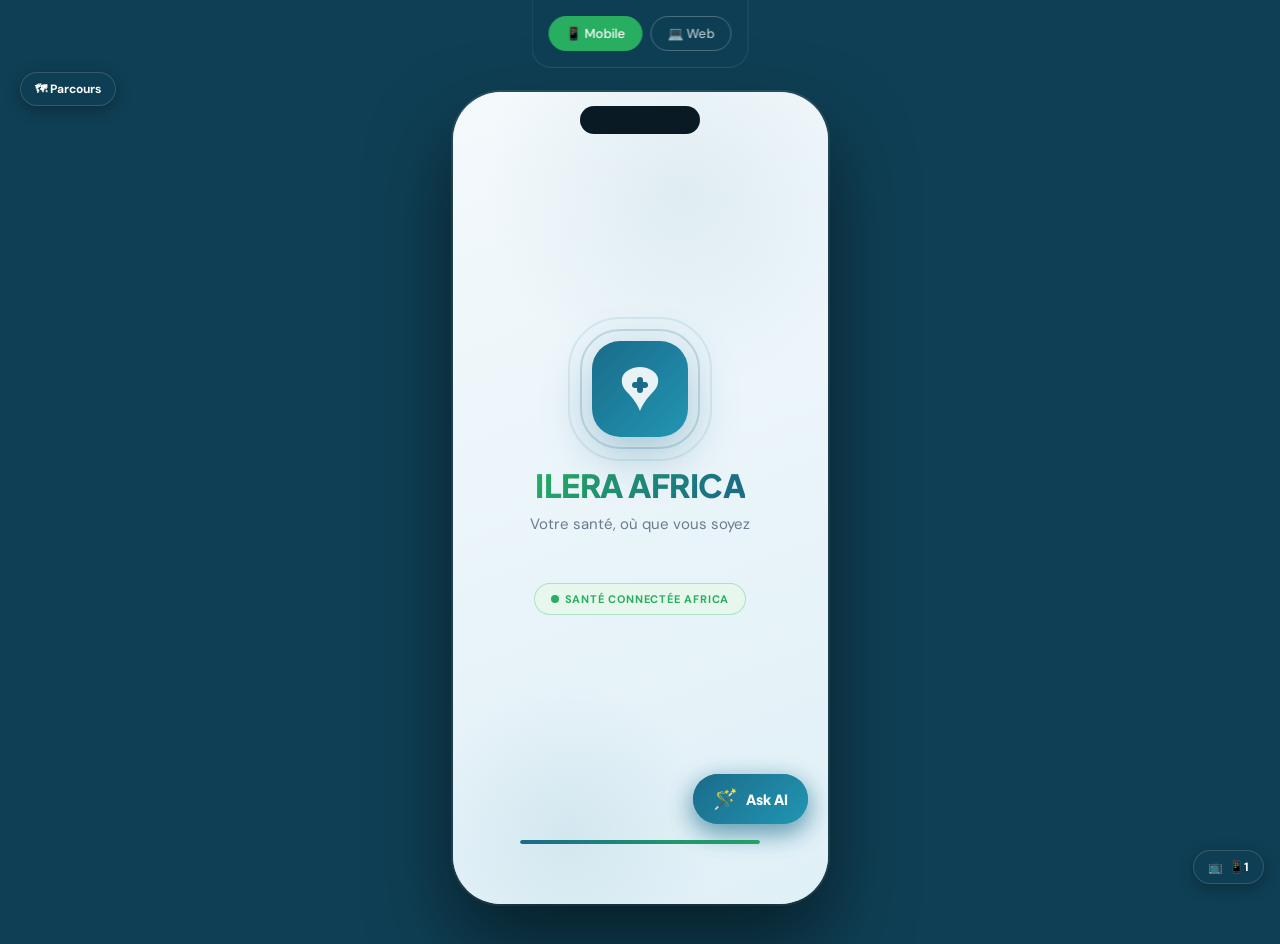
<file: index.html>
<!DOCTYPE html>
<html lang="fr">
<head>
    <meta charset="UTF-8">
    <meta name="viewport" content="width=device-width, initial-scale=1.0, maximum-scale=1.0, user-scalable=no, viewport-fit=cover">
    <title>ILERA AFRICA — Maquette Modulaire</title>
    
    <!-- Fonts -->
    <link href="https://fonts.googleapis.com/css2?family=Plus+Jakarta+Sans:wght@400;500;600;700;800&family=DM+Sans:wght@400;500;700&display=swap" rel="stylesheet">
    
    <!-- CSS Modulaire -->
    <link rel="stylesheet" href="assets/css/style.css?v=4">
    
    <style>
        /* Loader styles */
        #app-loader {
            position: fixed; inset: 0; background: #0F3F54; 
            display: flex; flex-direction: column; align-items: center; justify-content: center;
            z-index: 10000; color: #fff; font-family: 'Plus Jakarta Sans', sans-serif;
            transition: opacity 0.5s ease;
        }
        .spinner {
            width: 40px; height: 40px; border: 4px solid rgba(255,255,255,0.1);
            border-top-color: #27AE60; border-radius: 50%;
            animation: spin 1s linear infinite; margin-bottom: 16px;
        }
        @keyframes spin { to { transform: rotate(360deg); } }
    </style>
</head>
<body>

    <!-- Squelette d'attente -->
    <div id="app-loader">
        <div class="spinner"></div>
        <div>Chargement des modules...</div>
    </div>

    <!-- DEVICE SWITCHER -->
    <div class="device-switcher">
        <button class="switch-btn active" id="btn-mobile" onclick="setDevice('mobile')">📱 Mobile</button>
        <button class="switch-btn" id="btn-web" onclick="setDevice('web')">💻 Web</button>
    </div>

    <!-- VIEWPORT -->
    <div class="viewport" id="mainViewport">
        <!-- MOBILE FRAME -->
        <div class="mobile-frame" id="mobileFrame">
            <!-- Les écrans mobiles seront injectés ici -->
            <div id="sideMenuOverlay" style="position:absolute;inset:0;background:rgba(0,0,0,0.5);z-index:900;display:none;opacity:0;transition:opacity 0.3s;" onclick="closeDrawer()"></div>
        </div>

        <!-- WEB FRAME — point d'entrée : vitrine (wscreen0) → login → dashboard -->
        <div class="web-frame" id="webFrame">
            <div class="web-browser-bar">
                <div class="browser-dot red"></div>
                <div class="browser-dot yellow"></div>
                <div class="browser-dot green"></div>
                <!-- Bouton Home → retour à la vitrine -->
                <button
                    id="web-home-btn"
                    onclick="goToWebScreen(0)"
                    title="Accueil vitrine"
                    style="background:rgba(22,163,74,0.18);border:1px solid rgba(110,231,183,0.35);color:#6EE7B7;border-radius:6px;padding:2px 10px;font-size:11px;font-weight:700;cursor:pointer;margin-right:4px;display:flex;align-items:center;gap:4px;white-space:nowrap;flex-shrink:0;">
                    🏠 Vitrine
                </button>
                <div class="browser-url" id="webBrowserUrl">🔒 ilera.africa</div>
                <!-- Boutons responsive preview -->
                <div class="vitrine-bar-actions">
                    <button class="vitrine-size-btn active" id="btn-size-desktop" onclick="setWebSize('desktop')" title="Desktop">🖥</button>
                    <button class="vitrine-size-btn" id="btn-size-tablet" onclick="setWebSize('tablet')" title="Tablette">📱</button>
                    <button class="vitrine-size-btn" id="btn-size-mobile" onclick="setWebSize('mobile')" title="Mobile">📲</button>
                </div>
            </div>
            <div class="browser-content" id="browserContent">
                <!-- wscreen0 (vitrine iframe) + tous les écrans web injectés ici -->
            </div>
        </div>
    </div>

    <!-- Overlays globaux -->

    <div id="toast" style="position:fixed;bottom:20px;left:50%;transform:translateX(-50%);background:#1A2332;color:#fff;padding:12px 24px;border-radius:50px;font-size:13px;font-weight:700;z-index:10001;display:none;box-shadow:0 8px 24px rgba(0,0,0,0.3);"></div>
    <div id="screen-picker"></div>
    <button id="screen-picker-toggle" onclick="toggleScreenPicker()">📺 <span id="sp-current">📱1</span></button>

    <!-- Fragments de contenu (chargement local compatible) -->
    <script src="screens/vitrine.js"></script>
    <script src="screens/shared.js"></script>
    <script src="screens/patient.js"></script>
    <script src="screens/pharmacien.js"></script>
    <script src="screens/medecin.js"></script>
    <script src="screens/livreur.js"></script>
    <script src="screens/admin.js"></script>
    <script src="screens/navigation.js"></script>

    <!-- Logique Principale -->
    <script src="assets/js/core.js?v=2"></script>
    
    <script>
        /**
         * CHARGEUR DE FRAGMENTS (Optimisé pour exécution locale)
         */
        function initApp() {
            const loader = document.getElementById('app-loader');
            const mobileFrame = document.getElementById('mobileFrame');
            const browserContent = document.getElementById('browserContent');
            
            // Liste des modules à injecter (vitrine en premier = wscreen0)
            const fragments = ['vitrine', 'shared', 'patient', 'pharmacien', 'medecin', 'livreur', 'admin', 'navigation'];

            console.log("🚀 Démarrage de l'injection des fragments...");
            
            fragments.forEach(name => {
                const html = (window.FRAGMENTS && window.FRAGMENTS[name]) || '';
                if (!html) {
                    console.warn(`⚠️ Fragment [${name}] non trouvé ou vide.`);
                    return;
                }
                
                const temp = document.createElement('div');
                temp.innerHTML = html;
                
                // 1. Répartition des écrans dans les bons conteneurs
                const mobileScreens = temp.querySelectorAll('.screen');
                console.log(`- Fragment [${name}]: ${mobileScreens.length} écrans mobiles trouvés.`);
                mobileScreens.forEach(s => mobileFrame.appendChild(s));
                
                const webScreens = temp.querySelectorAll('.web-screen');
                console.log(`- Fragment [${name}]: ${webScreens.length} écrans web trouvés.`);
                webScreens.forEach(s => browserContent.appendChild(s));

                // 2. Injection des autres composants globaux (drawers, modaux, overlays)
                // On injecte tout ce qui reste directement dans le mobileFrame, en évitant les doublons de structure
                [...temp.children].forEach(child => {
                    if (child.classList.contains('screen') || child.classList.contains('web-screen')) return;
                    
                    // Sécurité : ne jamais ré-injecter des conteneurs structurels principaux
                    const forbiddenIds = ['webFrame', 'mobileFrame', 'browserContent', 'mainViewport'];
                    if (child.id && forbiddenIds.includes(child.id)) {
                        console.warn(`⚠️ Conteneur structurel en doublon ignoré : #${child.id} dans [${name}]`);
                        return;
                    }

                    mobileFrame.appendChild(child);
                });
                
                console.log(`✅ Fragment [${name}] injecté.`);
            });

            // Initialisation de la logique UI définie dans core.js
            if (window.buildScreenPicker) {
                console.log("🔨 Construction du picker d'écrans...");
                buildScreenPicker();
            }
            if (window.buildFlowNav) {
                console.log("🗺 Construction de la navigation parcours...");
                buildFlowNav();
            }
            
            // Retrait de l'écran de chargement
            if (loader) {
                loader.style.opacity = '0';
                setTimeout(() => loader.remove(), 500);
            }

            // Affichage de l'écran d'accueil (Mobile écran 1)
            if (window.switchTo) switchTo('mobile');
            if (window.goToScreen) goToScreen(1);
            
            setTimeout(() => {
                if (window.showToast) showToast('✅ Maquette chargée avec succès !');
            }, 800);
            console.log("✨ Application initialisée.");
        }

        // Lancement dès que le DOM est prêt
        document.addEventListener('DOMContentLoaded', initApp);
    </script>

</body>
</html>
</file>
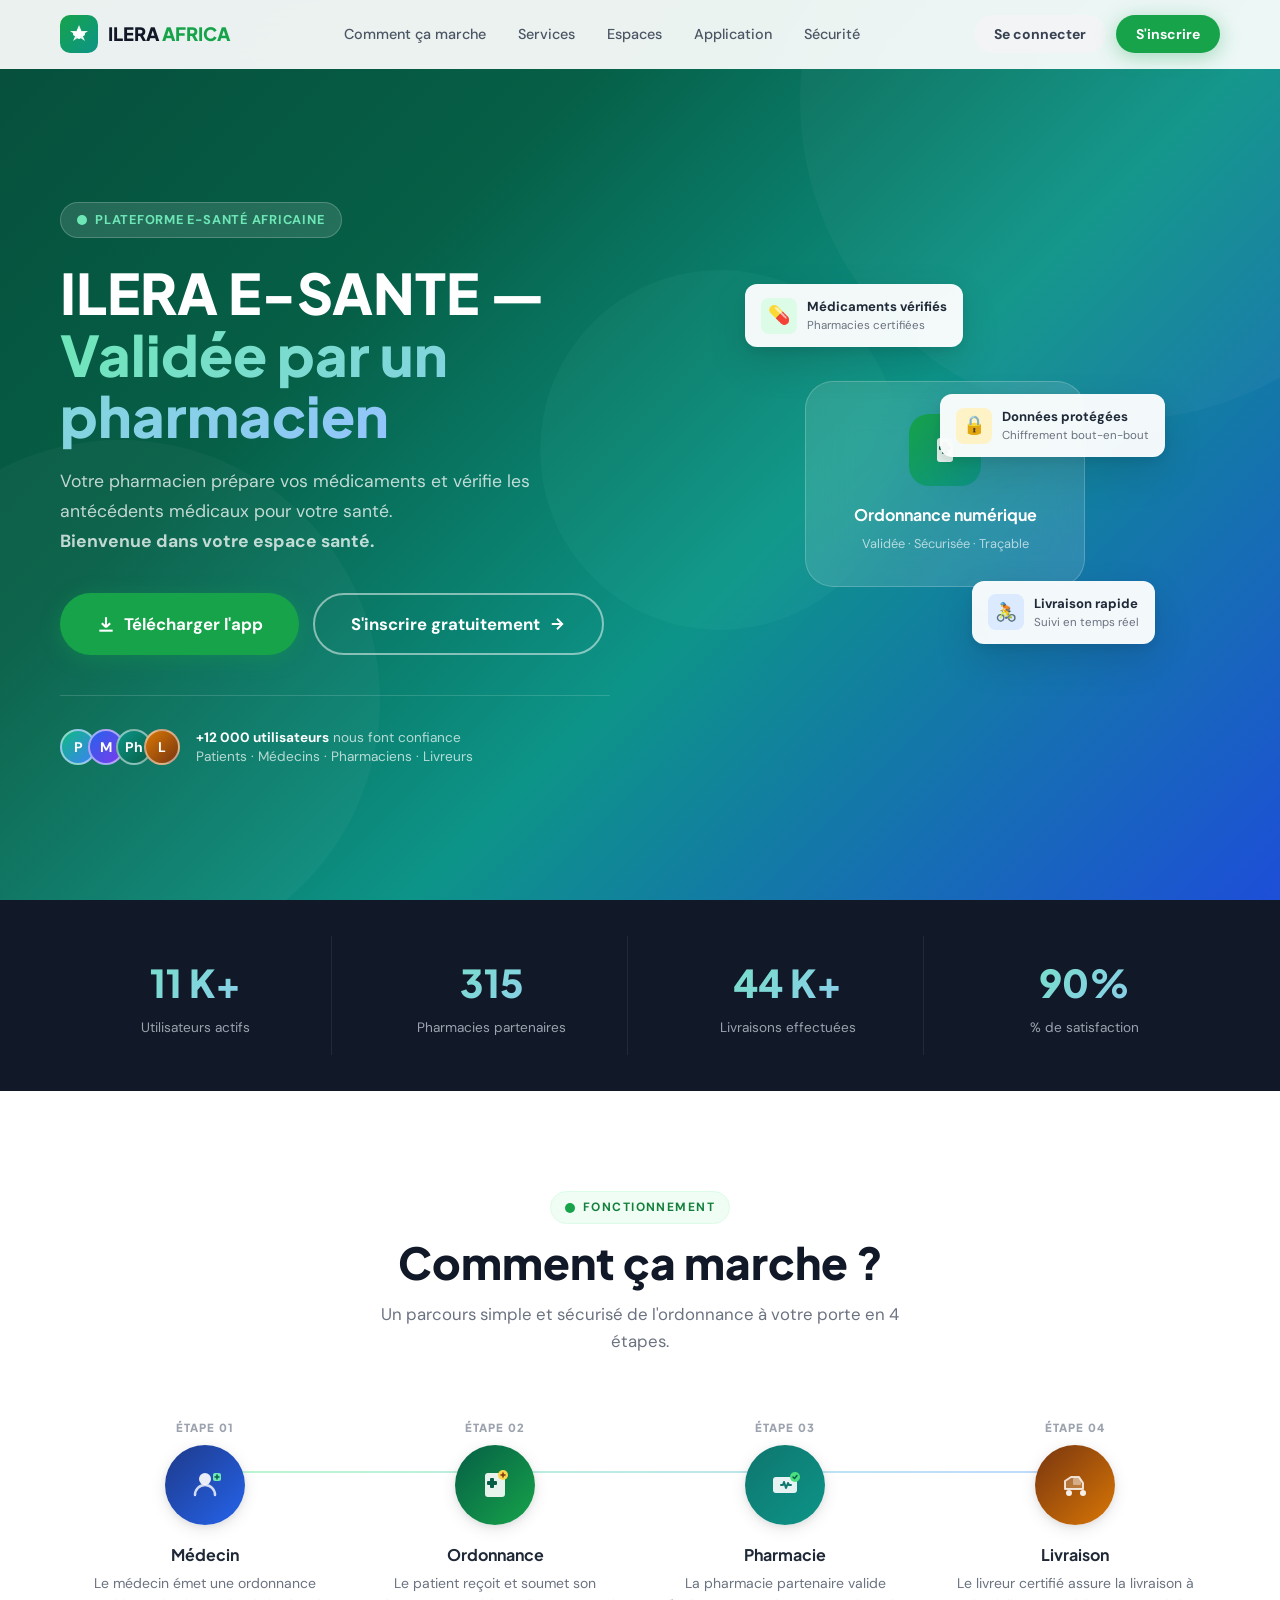
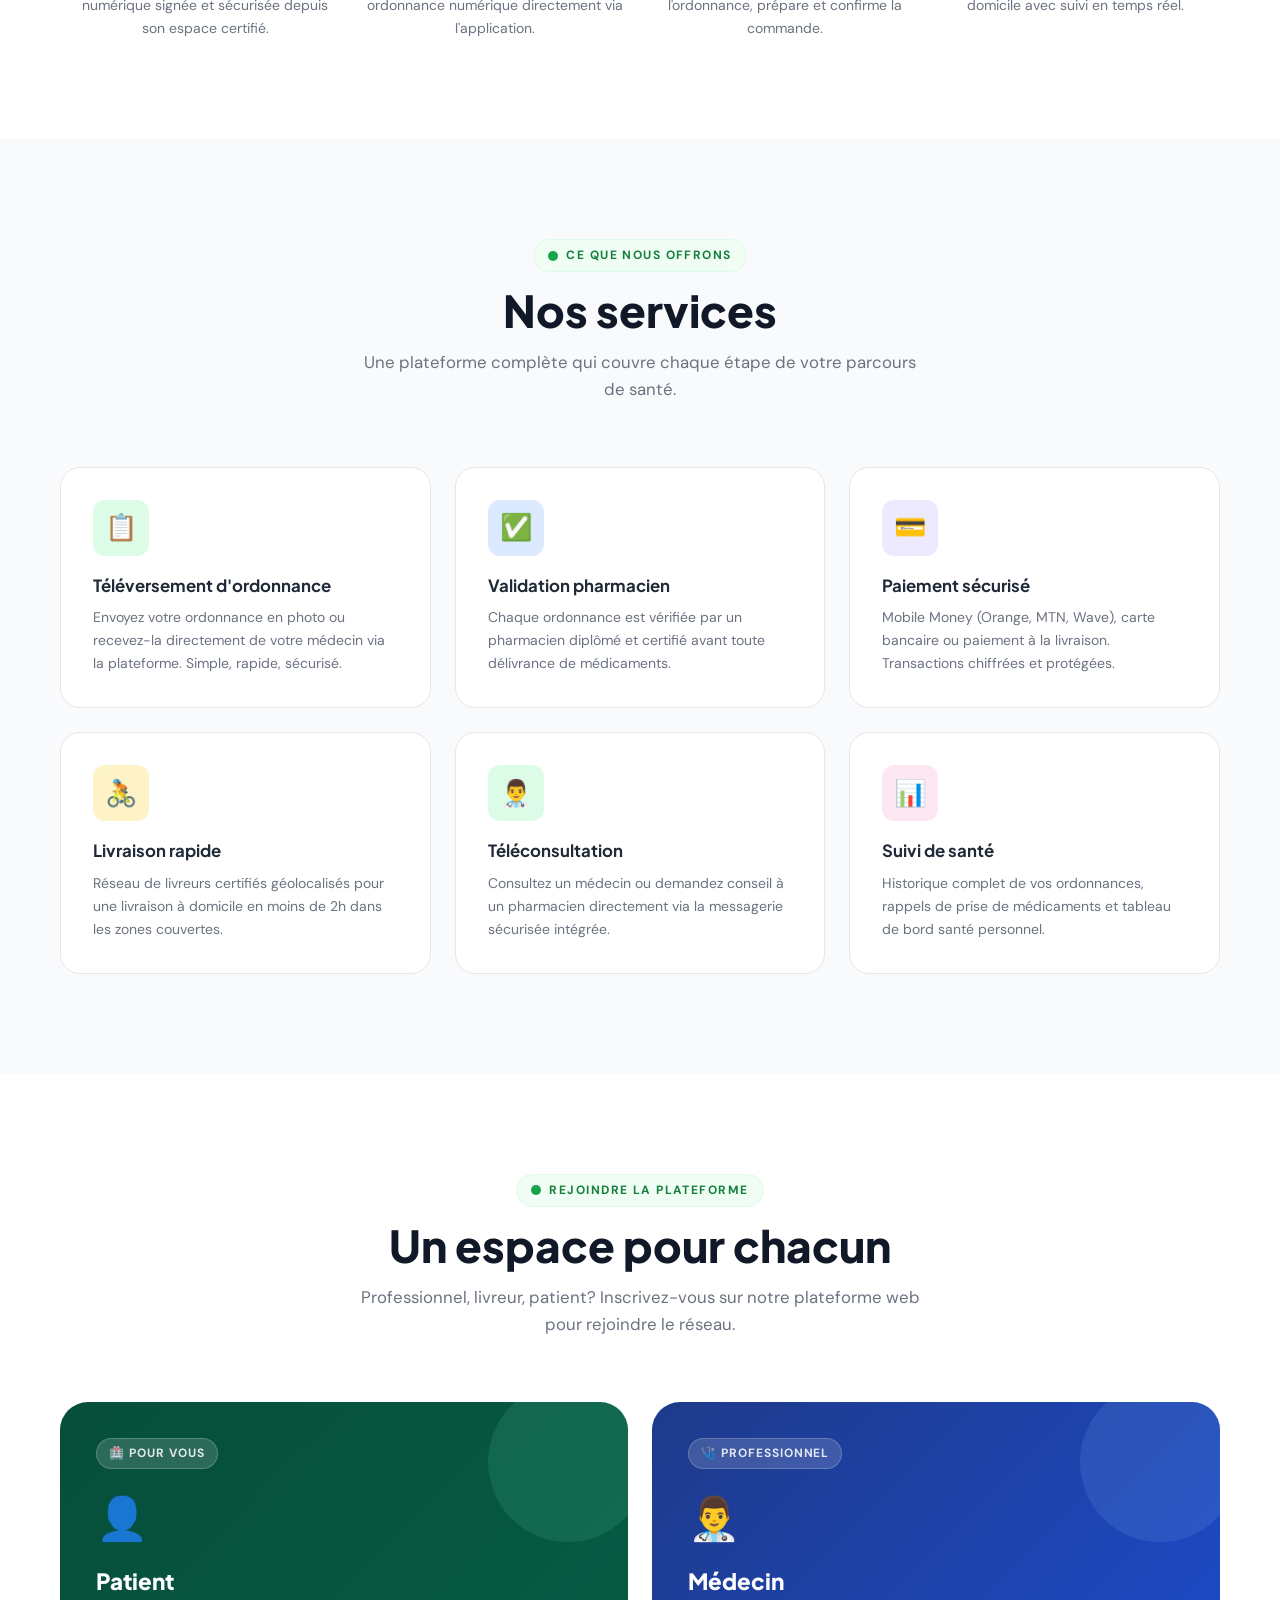
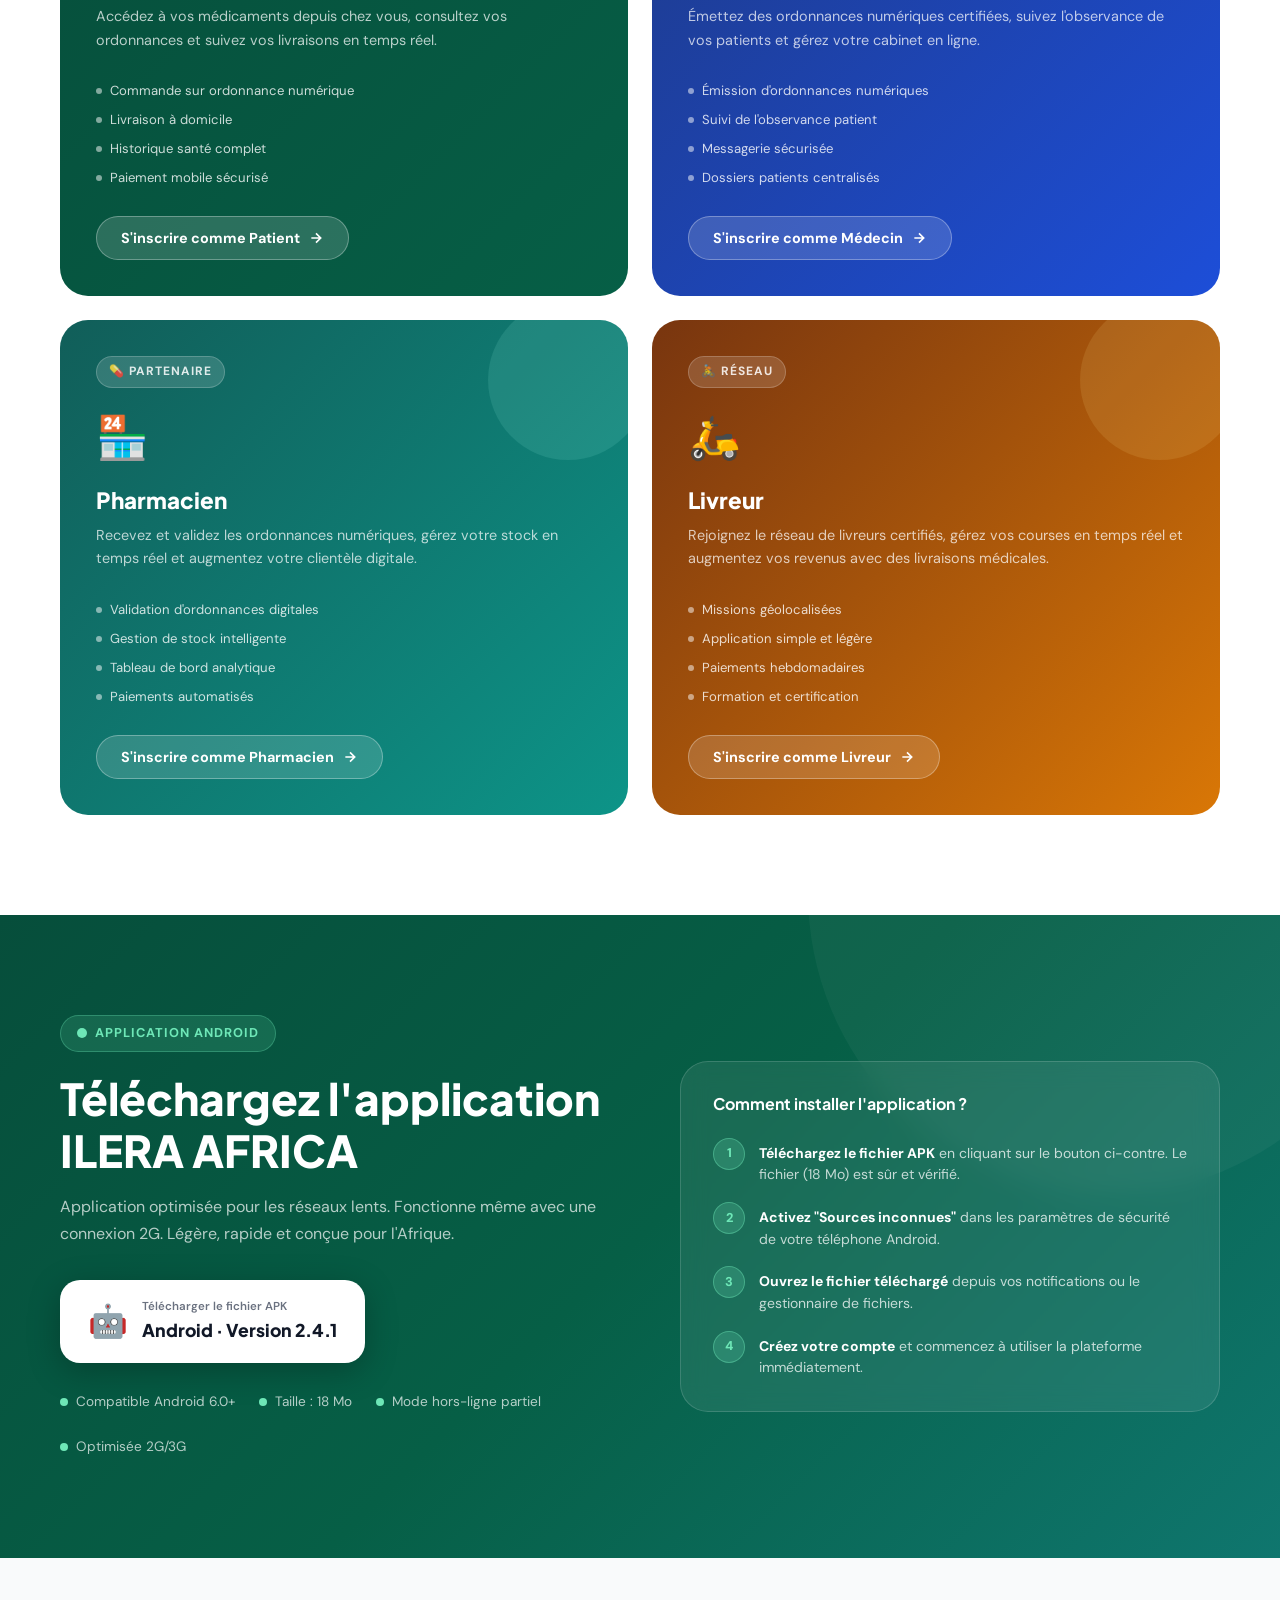
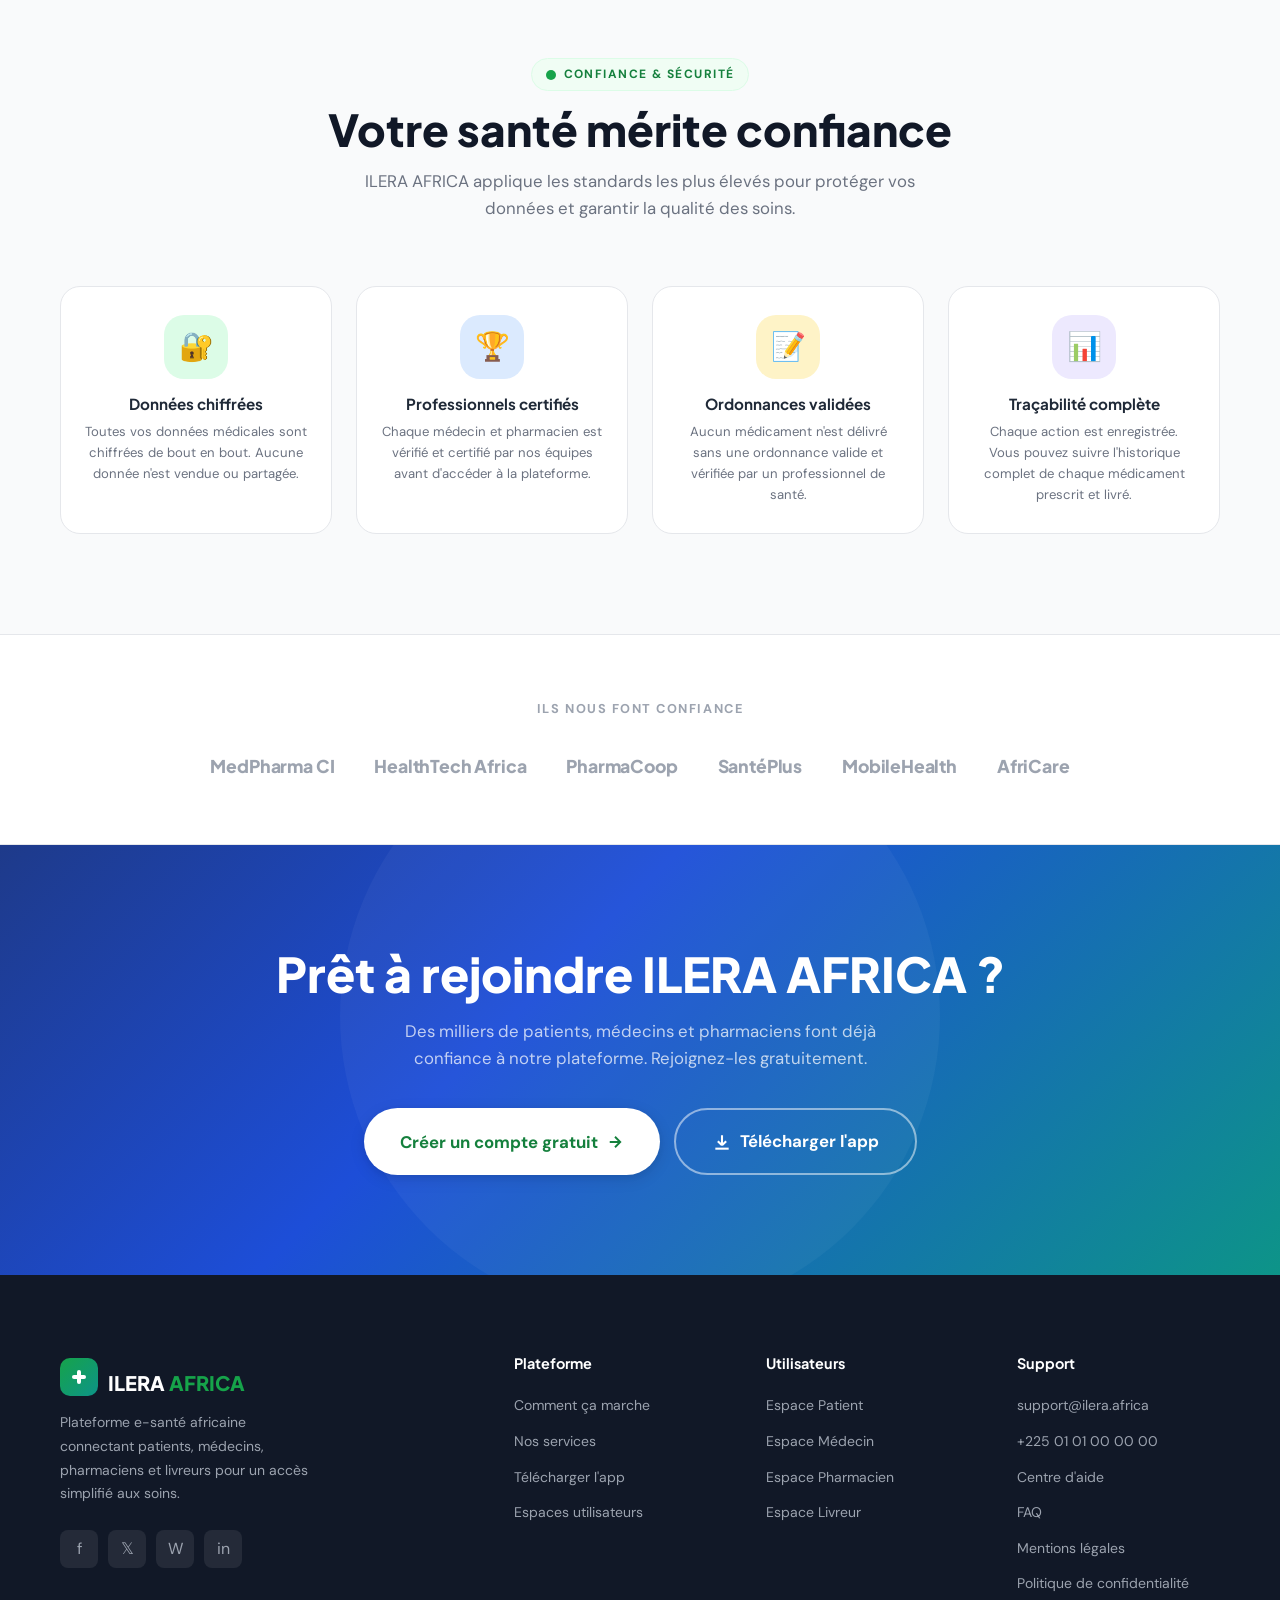
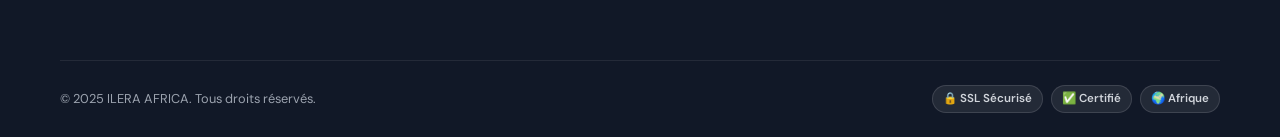
<file: landing.html>
<!DOCTYPE html>
<html lang="fr">
<head>
    <meta charset="UTF-8">
    <meta name="viewport" content="width=device-width, initial-scale=1.0">
    <title>ILERA AFRICA — Votre santé, notre priorité</title>
    <meta name="description" content="Accédez à vos médicaments en toute sécurité. Plateforme e-santé africaine connectant patients, médecins, pharmaciens et livreurs.">
    <link rel="preconnect" href="https://fonts.googleapis.com">
    <link href="https://fonts.googleapis.com/css2?family=Plus+Jakarta+Sans:wght@400;500;600;700;800;900&family=DM+Sans:wght@400;500;600;700&display=swap" rel="stylesheet">
    <style>
        /* ============================================================
           DESIGN TOKENS
        ============================================================ */
        :root {
            --green-500: #16A34A;
            --green-600: #15803D;
            --green-700: #166534;
            --green-50:  #F0FDF4;
            --green-100: #DCFCE7;
            --blue-500:  #2563EB;
            --blue-600:  #1D4ED8;
            --blue-50:   #EFF6FF;
            --blue-100:  #DBEAFE;
            --teal-500:  #0D9488;
            --teal-600:  #0F766E;
            --gray-50:   #F9FAFB;
            --gray-100:  #F3F4F6;
            --gray-200:  #E5E7EB;
            --gray-300:  #D1D5DB;
            --gray-400:  #9CA3AF;
            --gray-500:  #6B7280;
            --gray-600:  #4B5563;
            --gray-700:  #374151;
            --gray-800:  #1F2937;
            --gray-900:  #111827;
            --white:     #FFFFFF;
            --shadow-sm: 0 1px 3px rgba(0,0,0,.08), 0 1px 2px rgba(0,0,0,.06);
            --shadow-md: 0 4px 16px rgba(0,0,0,.10), 0 2px 6px rgba(0,0,0,.06);
            --shadow-lg: 0 16px 40px rgba(0,0,0,.12), 0 4px 12px rgba(0,0,0,.08);
            --shadow-xl: 0 24px 64px rgba(0,0,0,.16);
            --radius-sm: 8px;
            --radius-md: 12px;
            --radius-lg: 20px;
            --radius-xl: 28px;
            --radius-full: 9999px;
            --transition: 0.25s cubic-bezier(.4,0,.2,1);
        }

        /* ============================================================
           RESET & BASE
        ============================================================ */
        *, *::before, *::after { box-sizing: border-box; margin: 0; padding: 0; }
        html { scroll-behavior: smooth; font-size: 16px; }
        body {
            font-family: 'DM Sans', sans-serif;
            color: var(--gray-800);
            background: var(--white);
            line-height: 1.6;
            -webkit-font-smoothing: antialiased;
        }
        img, svg { display: block; max-width: 100%; }
        a { text-decoration: none; color: inherit; }
        ul { list-style: none; }
        button { cursor: pointer; font-family: inherit; border: none; background: none; }

        .container {
            width: 100%;
            max-width: 1200px;
            margin: 0 auto;
            padding: 0 20px;
        }

        /* ============================================================
           TYPOGRAPHY
        ============================================================ */
        h1, h2, h3, h4 { font-family: 'Plus Jakarta Sans', sans-serif; line-height: 1.2; }
        .section-label {
            display: inline-flex; align-items: center; gap: 8px;
            font-size: 12px; font-weight: 700; letter-spacing: .12em; text-transform: uppercase;
            color: var(--green-600); background: var(--green-50);
            padding: 6px 14px; border-radius: var(--radius-full);
            border: 1px solid var(--green-100);
        }
        .section-title {
            font-size: clamp(1.75rem, 4vw, 2.75rem);
            font-weight: 800; color: var(--gray-900); margin-top: 12px;
        }
        .section-sub {
            font-size: 1.05rem; color: var(--gray-500);
            max-width: 560px; margin-top: 12px;
        }

        /* ============================================================
           BUTTONS
        ============================================================ */
        .btn {
            display: inline-flex; align-items: center; gap: 8px;
            padding: 14px 28px; border-radius: var(--radius-full);
            font-size: .95rem; font-weight: 700;
            transition: var(--transition); white-space: nowrap;
        }
        .btn-primary {
            background: var(--green-500); color: var(--white);
            box-shadow: 0 4px 20px rgba(22,163,74,.35);
        }
        .btn-primary:hover { background: var(--green-600); transform: translateY(-2px); box-shadow: 0 8px 28px rgba(22,163,74,.45); }
        .btn-outline {
            background: transparent; color: var(--white);
            border: 2px solid rgba(255,255,255,.5);
        }
        .btn-outline:hover { background: rgba(255,255,255,.12); border-color: rgba(255,255,255,.8); }
        .btn-white {
            background: var(--white); color: var(--green-600);
            box-shadow: var(--shadow-md);
        }
        .btn-white:hover { transform: translateY(-2px); box-shadow: var(--shadow-lg); }
        .btn-blue {
            background: var(--blue-500); color: var(--white);
            box-shadow: 0 4px 20px rgba(37,99,235,.35);
        }
        .btn-blue:hover { background: var(--blue-600); transform: translateY(-2px); }
        .btn-ghost {
            background: var(--gray-100); color: var(--gray-700);
        }
        .btn-ghost:hover { background: var(--gray-200); }
        .btn-sm { padding: 10px 20px; font-size: .875rem; }
        .btn-lg { padding: 18px 36px; font-size: 1.05rem; }

        /* ============================================================
           HEADER / NAVBAR
        ============================================================ */
        #header {
            position: fixed; top: 0; left: 0; right: 0; z-index: 1000;
            background: rgba(255,255,255,.92);
            backdrop-filter: blur(16px); -webkit-backdrop-filter: blur(16px);
            border-bottom: 1px solid transparent;
            transition: var(--transition);
        }
        #header.scrolled {
            border-bottom-color: var(--gray-200);
            box-shadow: var(--shadow-sm);
        }
        .nav-inner {
            display: flex; align-items: center; justify-content: space-between;
            height: 68px;
        }
        .nav-logo {
            display: flex; align-items: center; gap: 10px;
        }
        .logo-icon {
            width: 38px; height: 38px;
            background: linear-gradient(135deg, var(--green-500), var(--teal-500));
            border-radius: 10px;
            display: flex; align-items: center; justify-content: center;
        }
        .nav-wordmark {
            font-family: 'Plus Jakarta Sans', sans-serif;
            font-size: 1.15rem; font-weight: 800;
            color: var(--gray-900);
        }
        .nav-wordmark span { color: var(--green-500); }
        .nav-links {
            display: flex; align-items: center; gap: 4px;
        }
        .nav-links a {
            padding: 8px 14px; border-radius: var(--radius-sm);
            font-size: .9rem; font-weight: 500; color: var(--gray-600);
            transition: var(--transition);
        }
        .nav-links a:hover { color: var(--gray-900); background: var(--gray-100); }
        .nav-cta { display: flex; align-items: center; gap: 10px; }
        #nav-hamburger {
            display: none; width: 40px; height: 40px;
            border-radius: var(--radius-sm); background: var(--gray-100);
            align-items: center; justify-content: center; flex-direction: column; gap: 5px;
        }
        #nav-hamburger span {
            display: block; width: 20px; height: 2px;
            background: var(--gray-700); border-radius: 2px;
            transition: var(--transition);
        }
        /* Mobile menu */
        #mobile-menu {
            display: none;
            position: fixed; inset: 0; top: 68px; z-index: 999;
            background: rgba(255,255,255,.98); backdrop-filter: blur(16px);
            flex-direction: column; padding: 24px 20px;
            gap: 8px;
        }
        #mobile-menu.open { display: flex; }
        #mobile-menu a {
            padding: 14px 16px; border-radius: var(--radius-md);
            font-size: 1rem; font-weight: 600; color: var(--gray-800);
            border: 1px solid var(--gray-100);
        }
        #mobile-menu a:hover { background: var(--gray-50); }
        #mobile-menu .mobile-cta { margin-top: 12px; display: flex; flex-direction: column; gap: 10px; }

        /* ============================================================
           HERO
        ============================================================ */
        #hero {
            min-height: 100vh;
            background: linear-gradient(135deg, #064E3B 0%, #065F46 30%, #0D9488 60%, #1D4ED8 100%);
            display: flex; align-items: center;
            padding-top: 68px; position: relative; overflow: hidden;
        }
        .hero-bg-shapes {
            position: absolute; inset: 0; pointer-events: none;
        }
        .hero-inner {
            display: grid; grid-template-columns: 1fr 1fr;
            gap: 60px; align-items: center;
            padding: 80px 0;
            position: relative; z-index: 1;
        }
        .hero-badge {
            display: inline-flex; align-items: center; gap: 8px;
            background: rgba(255,255,255,.12); border: 1px solid rgba(255,255,255,.2);
            color: #6EE7B7; padding: 7px 16px; border-radius: var(--radius-full);
            font-size: .8rem; font-weight: 700; letter-spacing: .06em; text-transform: uppercase;
            margin-bottom: 24px;
        }
        .hero-title {
            font-size: clamp(2rem, 5vw, 3.5rem);
            font-weight: 900; color: var(--white); line-height: 1.1;
            margin-bottom: 20px;
        }
        .hero-title .highlight {
            background: linear-gradient(135deg, #6EE7B7, #93C5FD);
            -webkit-background-clip: text; -webkit-text-fill-color: transparent;
            background-clip: text;
        }
        .hero-sub {
            font-size: 1.1rem; color: rgba(255,255,255,.75);
            max-width: 480px; line-height: 1.7; margin-bottom: 36px;
        }
        .hero-actions { display: flex; gap: 14px; flex-wrap: wrap; }
        .hero-trust {
            display: flex; align-items: center; gap: 16px;
            margin-top: 40px; padding-top: 32px;
            border-top: 1px solid rgba(255,255,255,.15);
        }
        .trust-avatars {
            display: flex;
        }
        .trust-avatar {
            width: 36px; height: 36px; border-radius: 50%;
            background: linear-gradient(135deg, #10B981, #3B82F6);
            border: 2px solid rgba(255,255,255,.5);
            margin-left: -8px; display: flex; align-items: center; justify-content: center;
            font-size: 14px; color: white; font-weight: 700;
        }
        .trust-avatar:first-child { margin-left: 0; }
        .trust-text { font-size: .85rem; color: rgba(255,255,255,.7); line-height: 1.4; }
        .trust-text strong { color: white; font-weight: 700; }
        /* Hero illustration */
        .hero-visual {
            display: flex; justify-content: center; align-items: center;
        }
        .hero-card-group {
            position: relative; width: 400px; height: 440px;
        }
        .hero-main-card {
            position: absolute; top: 50%; left: 50%; transform: translate(-50%, -50%);
            background: rgba(255,255,255,.12); backdrop-filter: blur(20px);
            border: 1px solid rgba(255,255,255,.2);
            border-radius: var(--radius-xl); padding: 32px;
            width: 280px; text-align: center;
        }
        .hero-card-icon {
            width: 72px; height: 72px; border-radius: var(--radius-lg);
            background: linear-gradient(135deg, var(--green-500), var(--teal-500));
            margin: 0 auto 16px; display: flex; align-items: center; justify-content: center;
        }
        .hero-card-title {
            font-family: 'Plus Jakarta Sans', sans-serif;
            font-size: 1rem; font-weight: 700; color: white; margin-bottom: 6px;
        }
        .hero-card-sub { font-size: .8rem; color: rgba(255,255,255,.65); }
        .hero-float-card {
            position: absolute;
            background: rgba(255,255,255,.95); backdrop-filter: blur(12px);
            border-radius: var(--radius-md); padding: 12px 16px;
            box-shadow: var(--shadow-lg);
            display: flex; align-items: center; gap: 10px;
            white-space: nowrap;
        }
        .hero-float-card .fc-icon {
            width: 36px; height: 36px; border-radius: var(--radius-sm);
            display: flex; align-items: center; justify-content: center;
            font-size: 18px; flex-shrink: 0;
        }
        .hero-float-card .fc-text { font-size: .8rem; }
        .hero-float-card .fc-title { font-weight: 700; color: var(--gray-800); font-size: .82rem; }
        .hero-float-card .fc-sub { color: var(--gray-500); font-size: .72rem; }
        .fc1 { top: 20px; left: 0; animation: float1 4s ease-in-out infinite; }
        .fc2 { bottom: 60px; right: -10px; animation: float2 5s ease-in-out infinite; }
        .fc3 { top: 130px; right: -20px; animation: float3 4.5s ease-in-out infinite; }
        @keyframes float1 { 0%,100%{transform:translateY(0)} 50%{transform:translateY(-10px)} }
        @keyframes float2 { 0%,100%{transform:translateY(0)} 50%{transform:translateY(-8px)} }
        @keyframes float3 { 0%,100%{transform:translateY(0)} 50%{transform:translateY(-12px)} }

        /* ============================================================
           STATS BAR
        ============================================================ */
        #stats-bar {
            background: var(--gray-900);
            padding: 36px 0;
        }
        .stats-grid {
            display: grid; grid-template-columns: repeat(4, 1fr);
            gap: 24px;
        }
        .stat-item {
            text-align: center; padding: 16px;
            border-right: 1px solid rgba(255,255,255,.08);
        }
        .stat-item:last-child { border-right: none; }
        .stat-num {
            font-family: 'Plus Jakarta Sans', sans-serif;
            font-size: clamp(1.75rem, 3vw, 2.5rem);
            font-weight: 900; color: white;
            background: linear-gradient(135deg, #6EE7B7, #93C5FD);
            -webkit-background-clip: text; -webkit-text-fill-color: transparent;
            background-clip: text;
        }
        .stat-label { font-size: .85rem; color: var(--gray-400); margin-top: 4px; }

        /* ============================================================
           HOW IT WORKS
        ============================================================ */
        #how-it-works {
            padding: 100px 0; background: var(--white);
        }
        .section-header { text-align: center; margin-bottom: 64px; }
        .section-header .section-sub { margin: 12px auto 0; }
        .steps-grid {
            display: grid; grid-template-columns: repeat(4, 1fr);
            gap: 0; position: relative;
        }
        .steps-grid::before {
            content: '';
            position: absolute; top: 52px; left: calc(12.5% + 28px); right: calc(12.5% + 28px);
            height: 2px; background: linear-gradient(90deg, var(--green-200, #BBF7D0), var(--blue-200, #BFDBFE));
            z-index: 0;
        }
        .step-card {
            display: flex; flex-direction: column; align-items: center;
            text-align: center; padding: 0 16px; position: relative; z-index: 1;
        }
        .step-num {
            font-family: 'Plus Jakarta Sans', sans-serif;
            font-size: .7rem; font-weight: 800; letter-spacing: .1em;
            color: var(--gray-400); text-transform: uppercase; margin-bottom: 8px;
        }
        .step-icon-wrap {
            width: 80px; height: 80px; border-radius: 50%;
            display: flex; align-items: center; justify-content: center;
            margin-bottom: 20px; position: relative;
            box-shadow: var(--shadow-md);
            transition: var(--transition);
        }
        .step-card:hover .step-icon-wrap { transform: translateY(-4px); box-shadow: var(--shadow-lg); }
        .step-title {
            font-family: 'Plus Jakarta Sans', sans-serif;
            font-size: 1rem; font-weight: 700; color: var(--gray-800); margin-bottom: 8px;
        }
        .step-desc { font-size: .875rem; color: var(--gray-500); line-height: 1.6; }

        /* ============================================================
           SERVICES
        ============================================================ */
        #services {
            padding: 100px 0;
            background: var(--gray-50);
        }
        .services-grid {
            display: grid; grid-template-columns: repeat(3, 1fr);
            gap: 24px; margin-top: 0;
        }
        .service-card {
            background: var(--white); border-radius: var(--radius-lg);
            padding: 32px; border: 1px solid var(--gray-200);
            transition: var(--transition);
            position: relative; overflow: hidden;
        }
        .service-card::before {
            content: ''; position: absolute; top: 0; left: 0; right: 0; height: 3px;
            opacity: 0; transition: var(--transition);
        }
        .service-card:hover {
            transform: translateY(-6px); box-shadow: var(--shadow-lg);
            border-color: transparent;
        }
        .service-card:hover::before { opacity: 1; }
        .sc-green::before { background: linear-gradient(90deg, var(--green-500), var(--teal-500)); }
        .sc-blue::before { background: linear-gradient(90deg, var(--blue-500), var(--teal-500)); }
        .sc-purple::before { background: linear-gradient(90deg, #7C3AED, var(--blue-500)); }
        .service-icon {
            width: 56px; height: 56px; border-radius: var(--radius-md);
            display: flex; align-items: center; justify-content: center;
            margin-bottom: 20px; font-size: 26px;
        }
        .service-title {
            font-family: 'Plus Jakarta Sans', sans-serif;
            font-size: 1.05rem; font-weight: 700; color: var(--gray-800); margin-bottom: 10px;
        }
        .service-desc { font-size: .875rem; color: var(--gray-500); line-height: 1.65; }

        /* ============================================================
           USERS / ESPACES
        ============================================================ */
        #users {
            padding: 100px 0; background: var(--white);
        }
        .users-grid {
            display: grid; grid-template-columns: repeat(2, 1fr);
            gap: 24px;
        }
        .user-card {
            border-radius: var(--radius-xl); padding: 36px;
            position: relative; overflow: hidden;
            transition: var(--transition);
        }
        .user-card:hover { transform: translateY(-4px); box-shadow: var(--shadow-xl); }
        .uc-patient  { background: linear-gradient(135deg, #064E3B 0%, #065F46 100%); }
        .uc-medecin  { background: linear-gradient(135deg, #1E3A8A 0%, #1D4ED8 100%); }
        .uc-pharmacien { background: linear-gradient(135deg, #115E59 0%, #0D9488 100%); }
        .uc-livreur  { background: linear-gradient(135deg, #78350F 0%, #D97706 100%); }
        .uc-bg-shape {
            position: absolute; right: -20px; top: -20px;
            width: 160px; height: 160px; border-radius: 50%;
            opacity: .12;
        }
        .uc-patient  .uc-bg-shape { background: #6EE7B7; }
        .uc-medecin  .uc-bg-shape { background: #93C5FD; }
        .uc-pharmacien .uc-bg-shape { background: #99F6E4; }
        .uc-livreur  .uc-bg-shape { background: #FDE68A; }
        .uc-badge {
            display: inline-flex; align-items: center; gap: 6px;
            background: rgba(255,255,255,.15); border: 1px solid rgba(255,255,255,.2);
            color: rgba(255,255,255,.85); padding: 5px 12px;
            border-radius: var(--radius-full); font-size: .75rem; font-weight: 700;
            letter-spacing: .08em; text-transform: uppercase; margin-bottom: 16px;
        }
        .uc-icon {
            font-size: 42px; margin-bottom: 16px; display: block;
        }
        .uc-title {
            font-family: 'Plus Jakarta Sans', sans-serif;
            font-size: 1.4rem; font-weight: 800; color: white; margin-bottom: 10px;
        }
        .uc-desc {
            font-size: .9rem; color: rgba(255,255,255,.72); line-height: 1.65;
            margin-bottom: 28px;
        }
        .uc-features {
            display: flex; flex-direction: column; gap: 8px; margin-bottom: 28px;
        }
        .uc-feature {
            display: flex; align-items: center; gap: 8px;
            font-size: .82rem; color: rgba(255,255,255,.8);
        }
        .uc-feature-dot {
            width: 6px; height: 6px; border-radius: 50%;
            background: rgba(255,255,255,.5); flex-shrink: 0;
        }
        .btn-register {
            display: inline-flex; align-items: center; gap: 8px;
            background: rgba(255,255,255,.15); border: 1.5px solid rgba(255,255,255,.3);
            color: white; padding: 12px 24px; border-radius: var(--radius-full);
            font-size: .9rem; font-weight: 700; transition: var(--transition);
        }
        .btn-register:hover { background: rgba(255,255,255,.25); border-color: rgba(255,255,255,.6); }

        /* ============================================================
           APP DOWNLOAD
        ============================================================ */
        #download {
            padding: 100px 0;
            background: linear-gradient(135deg, #064E3B 0%, #065F46 50%, #0F766E 100%);
            position: relative; overflow: hidden;
        }
        #download::before {
            content: '';
            position: absolute; top: -50%; right: -10%;
            width: 600px; height: 600px; border-radius: 50%;
            background: rgba(255,255,255,.04);
        }
        .download-inner {
            display: grid; grid-template-columns: 1fr 1fr;
            gap: 80px; align-items: center; position: relative; z-index: 1;
        }
        .download-tag {
            display: inline-flex; align-items: center; gap: 8px;
            background: rgba(110,231,183,.15); border: 1px solid rgba(110,231,183,.3);
            color: #6EE7B7; padding: 7px 16px; border-radius: var(--radius-full);
            font-size: .8rem; font-weight: 700; letter-spacing: .08em;
            text-transform: uppercase; margin-bottom: 20px;
        }
        .download-title {
            font-family: 'Plus Jakarta Sans', sans-serif;
            font-size: clamp(1.75rem, 3.5vw, 2.75rem);
            font-weight: 800; color: white; line-height: 1.2; margin-bottom: 16px;
        }
        .download-sub {
            font-size: 1rem; color: rgba(255,255,255,.7);
            line-height: 1.7; margin-bottom: 32px;
        }
        .download-btn {
            display: inline-flex; align-items: center; gap: 14px;
            background: white; border-radius: var(--radius-lg);
            padding: 16px 28px; transition: var(--transition);
            box-shadow: 0 8px 32px rgba(0,0,0,.25); margin-bottom: 28px;
        }
        .download-btn:hover { transform: translateY(-3px); box-shadow: 0 16px 48px rgba(0,0,0,.35); }
        .download-btn-icon { font-size: 32px; }
        .download-btn-text .btn-label { font-size: .72rem; color: var(--gray-500); font-weight: 600; }
        .download-btn-text .btn-store { font-family: 'Plus Jakarta Sans', sans-serif; font-size: 1.1rem; font-weight: 800; color: var(--gray-900); }
        .download-specs {
            display: flex; gap: 24px; flex-wrap: wrap;
        }
        .spec-item {
            display: flex; align-items: center; gap: 8px;
            font-size: .85rem; color: rgba(255,255,255,.7);
        }
        .spec-dot { width: 8px; height: 8px; border-radius: 50%; background: #6EE7B7; flex-shrink: 0; }
        /* Install steps */
        .install-card {
            background: rgba(255,255,255,.08); backdrop-filter: blur(12px);
            border: 1px solid rgba(255,255,255,.15);
            border-radius: var(--radius-xl); padding: 32px;
        }
        .install-title {
            font-family: 'Plus Jakarta Sans', sans-serif;
            font-size: 1rem; font-weight: 700; color: white; margin-bottom: 24px;
        }
        .install-steps { display: flex; flex-direction: column; gap: 16px; }
        .install-step {
            display: flex; align-items: flex-start; gap: 14px;
        }
        .install-step-num {
            width: 32px; height: 32px; border-radius: 50%;
            background: rgba(110,231,183,.2); border: 1.5px solid rgba(110,231,183,.4);
            display: flex; align-items: center; justify-content: center;
            font-size: .8rem; font-weight: 800; color: #6EE7B7; flex-shrink: 0;
        }
        .install-step-text { font-size: .875rem; color: rgba(255,255,255,.75); line-height: 1.55; padding-top: 5px; }
        .install-step-text strong { color: white; }

        /* ============================================================
           TRUST / SÉCURITÉ
        ============================================================ */
        #trust {
            padding: 100px 0; background: var(--gray-50);
        }
        .trust-grid {
            display: grid; grid-template-columns: repeat(4, 1fr);
            gap: 24px; margin-top: 64px;
        }
        .trust-card {
            background: var(--white); border-radius: var(--radius-lg);
            padding: 28px 24px; text-align: center;
            border: 1px solid var(--gray-200);
            transition: var(--transition);
        }
        .trust-card:hover { transform: translateY(-4px); box-shadow: var(--shadow-lg); border-color: var(--gray-100); }
        .trust-icon {
            width: 64px; height: 64px; border-radius: var(--radius-lg);
            display: flex; align-items: center; justify-content: center;
            font-size: 28px; margin: 0 auto 16px;
        }
        .trust-card-title {
            font-family: 'Plus Jakarta Sans', sans-serif;
            font-size: .95rem; font-weight: 700; color: var(--gray-800); margin-bottom: 8px;
        }
        .trust-card-desc { font-size: .82rem; color: var(--gray-500); line-height: 1.6; }

        /* ============================================================
           TESTIMONIALS / PARTENAIRES
        ============================================================ */
        #partners {
            padding: 64px 0; background: var(--white);
            border-top: 1px solid var(--gray-200);
            border-bottom: 1px solid var(--gray-200);
        }
        .partners-label {
            text-align: center; font-size: .8rem; font-weight: 700;
            text-transform: uppercase; letter-spacing: .12em; color: var(--gray-400);
            margin-bottom: 32px;
        }
        .partners-logos {
            display: flex; align-items: center; justify-content: center;
            gap: 40px; flex-wrap: wrap;
        }
        .partner-logo {
            height: 36px; opacity: .45; transition: var(--transition);
            filter: grayscale(1);
        }
        .partner-logo:hover { opacity: .8; filter: grayscale(0); }
        /* Simulated partner logos using text */
        .partner-text {
            font-family: 'Plus Jakarta Sans', sans-serif;
            font-size: 1.1rem; font-weight: 800; color: var(--gray-400);
            letter-spacing: -.01em; transition: var(--transition);
        }
        .partner-text:hover { color: var(--green-500); }

        /* ============================================================
           CTA FINAL
        ============================================================ */
        #cta-final {
            padding: 100px 0;
            background: linear-gradient(135deg, #1E3A8A 0%, #1D4ED8 40%, #0D9488 100%);
            text-align: center; position: relative; overflow: hidden;
        }
        #cta-final::before {
            content: '';
            position: absolute; top: -30%; left: 50%; transform: translateX(-50%);
            width: 600px; height: 600px; border-radius: 50%;
            background: rgba(255,255,255,.04);
        }
        .cta-final-inner { position: relative; z-index: 1; }
        .cta-final-title {
            font-family: 'Plus Jakarta Sans', sans-serif;
            font-size: clamp(1.75rem, 4vw, 3rem);
            font-weight: 900; color: white; margin-bottom: 16px;
        }
        .cta-final-sub {
            font-size: 1.05rem; color: rgba(255,255,255,.72);
            max-width: 500px; margin: 0 auto 36px;
        }
        .cta-final-actions { display: flex; gap: 14px; justify-content: center; flex-wrap: wrap; }

        /* ============================================================
           FOOTER
        ============================================================ */
        #footer {
            background: var(--gray-900); color: var(--gray-400);
            padding: 80px 0 0;
        }
        .footer-grid {
            display: grid; grid-template-columns: 2fr 1fr 1fr 1fr;
            gap: 48px; padding-bottom: 64px;
        }
        .footer-brand .nav-wordmark { color: white; font-size: 1.25rem; margin-top: 12px; }
        .footer-brand p {
            font-size: .875rem; line-height: 1.7; margin-top: 12px; max-width: 260px;
        }
        .footer-social {
            display: flex; gap: 10px; margin-top: 24px;
        }
        .social-btn {
            width: 38px; height: 38px; border-radius: var(--radius-sm);
            background: rgba(255,255,255,.08); display: flex; align-items: center; justify-content: center;
            font-size: 16px; transition: var(--transition);
        }
        .social-btn:hover { background: var(--green-500); }
        .footer-col h4 {
            font-family: 'Plus Jakarta Sans', sans-serif;
            font-size: .9rem; font-weight: 700; color: white; margin-bottom: 20px;
        }
        .footer-col ul { display: flex; flex-direction: column; gap: 10px; }
        .footer-col a {
            font-size: .875rem; transition: var(--transition);
        }
        .footer-col a:hover { color: var(--green-500); }
        .footer-bottom {
            border-top: 1px solid rgba(255,255,255,.08);
            padding: 24px 0; display: flex; align-items: center; justify-content: space-between;
            font-size: .8rem; flex-wrap: wrap; gap: 12px;
        }
        .footer-badges {
            display: flex; gap: 8px;
        }
        .footer-badge {
            background: rgba(255,255,255,.08); border: 1px solid rgba(255,255,255,.12);
            color: var(--gray-300); padding: 4px 10px; border-radius: var(--radius-full);
            font-size: .72rem; font-weight: 600;
        }

        /* ============================================================
           FLOATING CTA BAR (mobile)
        ============================================================ */
        #floating-cta {
            display: none;
            position: fixed; bottom: 0; left: 0; right: 0; z-index: 900;
            background: rgba(255,255,255,.97); backdrop-filter: blur(16px);
            padding: 12px 20px; box-shadow: 0 -4px 24px rgba(0,0,0,.12);
            border-top: 1px solid var(--gray-200);
        }
        .floating-cta-inner {
            display: flex; gap: 10px;
        }
        .floating-cta-inner .btn {
            flex: 1; justify-content: center; padding: 13px;
        }

        /* ============================================================
           SCROLL ANIMATIONS
        ============================================================ */
        .reveal {
            opacity: 0; transform: translateY(24px);
            transition: opacity .6s ease, transform .6s ease;
        }
        .reveal.visible { opacity: 1; transform: none; }
        .reveal-delay-1 { transition-delay: .1s; }
        .reveal-delay-2 { transition-delay: .2s; }
        .reveal-delay-3 { transition-delay: .3s; }
        .reveal-delay-4 { transition-delay: .4s; }

        /* ============================================================
           MODAL INSCRIPTION
        ============================================================ */
        .modal-overlay {
            display: none; position: fixed; inset: 0; z-index: 2000;
            background: rgba(0,0,0,.6); backdrop-filter: blur(6px);
            align-items: center; justify-content: center; padding: 20px;
        }
        .modal-overlay.open { display: flex; }
        .modal-box {
            background: white; border-radius: var(--radius-xl);
            padding: 40px; max-width: 480px; width: 100%;
            box-shadow: var(--shadow-xl);
            position: relative; animation: modalIn .3s ease;
        }
        @keyframes modalIn { from { opacity:0; transform: scale(.95) translateY(16px); } to { opacity:1; transform: none; } }
        .modal-close {
            position: absolute; top: 16px; right: 16px;
            width: 36px; height: 36px; border-radius: 50%;
            background: var(--gray-100); display: flex; align-items: center; justify-content: center;
            font-size: 18px; cursor: pointer; transition: var(--transition);
        }
        .modal-close:hover { background: var(--gray-200); }
        .modal-title {
            font-family: 'Plus Jakarta Sans', sans-serif;
            font-size: 1.4rem; font-weight: 800; color: var(--gray-900); margin-bottom: 6px;
        }
        .modal-sub { font-size: .9rem; color: var(--gray-500); margin-bottom: 28px; }
        .form-group { margin-bottom: 16px; }
        .form-label {
            display: block; font-size: .85rem; font-weight: 600;
            color: var(--gray-700); margin-bottom: 6px;
        }
        .form-input {
            width: 100%; padding: 12px 16px;
            border: 1.5px solid var(--gray-200); border-radius: var(--radius-md);
            font-size: .9rem; font-family: inherit; color: var(--gray-800);
            transition: var(--transition);
        }
        .form-input:focus { outline: none; border-color: var(--green-500); box-shadow: 0 0 0 3px rgba(22,163,74,.1); }
        .role-selector {
            display: grid; grid-template-columns: repeat(2, 1fr); gap: 10px; margin-bottom: 20px;
        }
        .role-btn {
            padding: 12px; border-radius: var(--radius-md);
            border: 2px solid var(--gray-200); background: white;
            font-size: .85rem; font-weight: 600; color: var(--gray-600);
            cursor: pointer; transition: var(--transition); text-align: center;
        }
        .role-btn:hover { border-color: var(--green-300, #86EFAC); background: var(--green-50); }
        .role-btn.selected { border-color: var(--green-500); background: var(--green-50); color: var(--green-700); }
        .form-submit {
            width: 100%; padding: 14px; border-radius: var(--radius-full);
            background: var(--green-500); color: white;
            font-size: .95rem; font-weight: 700; cursor: pointer;
            transition: var(--transition); border: none; font-family: inherit;
        }
        .form-submit:hover { background: var(--green-600); transform: translateY(-1px); }

        /* ============================================================
           RESPONSIVE
        ============================================================ */
        @media (max-width: 1024px) {
            .steps-grid { grid-template-columns: repeat(2, 1fr); gap: 40px; }
            .steps-grid::before { display: none; }
            .services-grid { grid-template-columns: repeat(2, 1fr); }
            .trust-grid { grid-template-columns: repeat(2, 1fr); }
            .footer-grid { grid-template-columns: 1fr 1fr; gap: 40px; }
        }
        @media (max-width: 768px) {
            .nav-links, .nav-cta { display: none; }
            #nav-hamburger { display: flex; }
            .hero-inner { grid-template-columns: 1fr; text-align: center; padding: 60px 0 80px; gap: 48px; }
            .hero-visual { order: -1; }
            .hero-card-group { width: 300px; height: 320px; }
            .hero-main-card { width: 220px; }
            .hero-trust { justify-content: center; }
            .hero-actions { justify-content: center; }
            .fc3 { display: none; }
            .stats-grid { grid-template-columns: repeat(2, 1fr); }
            .stat-item { border-right: none; border-bottom: 1px solid rgba(255,255,255,.08); }
            .stat-item:nth-child(odd) { border-right: 1px solid rgba(255,255,255,.08); }
            .stat-item:last-child, .stat-item:nth-last-child(2) { border-bottom: none; }
            .services-grid { grid-template-columns: 1fr; }
            .users-grid { grid-template-columns: 1fr; }
            .download-inner { grid-template-columns: 1fr; gap: 40px; }
            .trust-grid { grid-template-columns: repeat(2, 1fr); }
            .footer-grid { grid-template-columns: 1fr; gap: 32px; }
            .footer-bottom { flex-direction: column; align-items: flex-start; }
            #floating-cta { display: block; }
            body { padding-bottom: 80px; }
        }
        @media (max-width: 480px) {
            .trust-grid { grid-template-columns: 1fr; }
            .stats-grid { grid-template-columns: 1fr; }
            .stat-item { border-right: none; border-bottom: 1px solid rgba(255,255,255,.08); }
        }
    </style>
</head>
<body>

<!-- ================================================================
     HEADER
================================================================ -->
<header id="header">
    <div class="container">
        <nav class="nav-inner">
            <a href="#hero" class="nav-logo">
                <div class="logo-icon">
                    <svg width="22" height="22" viewBox="0 0 22 22" fill="none">
                        <path d="M11 2L13.5 8H20L14.5 12L17 18L11 14L5 18L7.5 12L2 8H8.5L11 2Z" fill="white" opacity=".9"/>
                        <rect x="9" y="6" width="4" height="10" rx="2" fill="white"/>
                        <rect x="5" y="9" width="12" height="4" rx="2" fill="white"/>
                    </svg>
                </div>
                <span class="nav-wordmark">ILERA <span>AFRICA</span></span>
            </a>

            <ul class="nav-links">
                <li><a href="#how-it-works">Comment ça marche</a></li>
                <li><a href="#services">Services</a></li>
                <li><a href="#users">Espaces</a></li>
                <li><a href="#download">Application</a></li>
                <li><a href="#trust">Sécurité</a></li>
            </ul>

            <div class="nav-cta">
                <button class="btn btn-ghost btn-sm" onclick="handleLogin()">Se connecter</button>
                <button class="btn btn-primary btn-sm" onclick="handleCTA()">S'inscrire</button>
            </div>

            <button id="nav-hamburger" onclick="toggleMenu()" aria-label="Menu">
                <span></span><span></span><span></span>
            </button>
        </nav>
    </div>
</header>

<!-- Mobile menu -->
<div id="mobile-menu">
    <a href="#how-it-works" onclick="toggleMenu()">Comment ça marche</a>
    <a href="#services" onclick="toggleMenu()">Services</a>
    <a href="#users" onclick="toggleMenu()">Espaces utilisateurs</a>
    <a href="#download" onclick="toggleMenu()">Télécharger l'app</a>
    <a href="#trust" onclick="toggleMenu()">Confiance & Sécurité</a>
    <div class="mobile-cta">
        <button class="btn btn-primary" style="justify-content:center" onclick="handleCTA();toggleMenu()">S'inscrire gratuitement</button>
        <button class="btn btn-ghost" style="justify-content:center" onclick="handleLogin();toggleMenu()">Se connecter</button>
    </div>
</div>


<!-- ================================================================
     HERO
================================================================ -->
<section id="hero">
    <!-- Background decorative shapes -->
    <div class="hero-bg-shapes" aria-hidden="true">
        <svg width="100%" height="100%" viewBox="0 0 1440 900" preserveAspectRatio="xMidYMid slice" fill="none">
            <circle cx="1200" cy="100" r="320" fill="rgba(255,255,255,0.03)"/>
            <circle cx="200" cy="700" r="260" fill="rgba(255,255,255,0.03)"/>
            <circle cx="800" cy="450" r="180" fill="rgba(110,231,183,0.05)"/>
        </svg>
    </div>

    <div class="container">
        <div class="hero-inner">
            <!-- LEFT: Text content -->
            <div class="hero-content">
                <div class="hero-badge">
                    <svg width="10" height="10" viewBox="0 0 10 10"><circle cx="5" cy="5" r="5" fill="#6EE7B7"/></svg>
                    Plateforme e-santé africaine
                </div>
                <h1 class="hero-title">
                    ILERA E-SANTE — <br>
                    <span class="highlight">Validée par un pharmacien</span>
                </h1>
                <p class="hero-sub">
                    Votre pharmacien prépare vos médicaments et vérifie les antécédents médicaux pour votre santé.<br><strong>Bienvenue dans votre espace santé.</strong>
                </p>
                <div class="hero-actions">
                    <a href="#download" class="btn btn-primary btn-lg">
                        <svg width="20" height="20" viewBox="0 0 24 24" fill="none" stroke="currentColor" stroke-width="2.5"><path d="M12 16L7 11m5 5l5-5M12 16V4"/><path d="M4 20h16"/></svg>
                        Télécharger l'app
                    </a>
                    <button class="btn btn-outline btn-lg" onclick="handleCTA()">
                        S'inscrire gratuitement
                        <svg width="18" height="18" viewBox="0 0 24 24" fill="none" stroke="currentColor" stroke-width="2.5"><path d="M5 12h14M12 5l7 7-7 7"/></svg>
                    </button>
                </div>
                <div class="hero-trust">
                    <div class="trust-avatars">
                        <div class="trust-avatar">P</div>
                        <div class="trust-avatar" style="background:linear-gradient(135deg,#2563EB,#7C3AED)">M</div>
                        <div class="trust-avatar" style="background:linear-gradient(135deg,#0D9488,#065F46)">Ph</div>
                        <div class="trust-avatar" style="background:linear-gradient(135deg,#D97706,#78350F)">L</div>
                    </div>
                    <div class="trust-text">
                        <strong>+12 000 utilisateurs</strong> nous font confiance<br>
                        Patients · Médecins · Pharmaciens · Livreurs
                    </div>
                </div>
            </div>

            <!-- RIGHT: Illustration -->
            <div class="hero-visual">
                <div class="hero-card-group">
                    <!-- Main central card -->
                    <div class="hero-main-card">
                        <div class="hero-card-icon">
                            <svg width="36" height="36" viewBox="0 0 36 36" fill="none">
                                <rect x="10" y="6" width="16" height="24" rx="3" fill="rgba(255,255,255,0.9)"/>
                                <rect x="15" y="10" width="6" height="12" rx="1" fill="#065F46"/>
                                <rect x="12" y="14" width="12" height="4" rx="1" fill="#065F46"/>
                            </svg>
                        </div>
                        <div class="hero-card-title">Ordonnance numérique</div>
                        <div class="hero-card-sub">Validée · Sécurisée · Traçable</div>
                    </div>

                    <!-- Floating cards -->
                    <div class="hero-float-card fc1">
                        <div class="fc-icon" style="background:#DCFCE7">💊</div>
                        <div class="fc-text">
                            <div class="fc-title">Médicaments vérifiés</div>
                            <div class="fc-sub">Pharmacies certifiées</div>
                        </div>
                    </div>

                    <div class="hero-float-card fc2">
                        <div class="fc-icon" style="background:#DBEAFE">🚴</div>
                        <div class="fc-text">
                            <div class="fc-title">Livraison rapide</div>
                            <div class="fc-sub">Suivi en temps réel</div>
                        </div>
                    </div>

                    <div class="hero-float-card fc3">
                        <div class="fc-icon" style="background:#FEF3C7">🔒</div>
                        <div class="fc-text">
                            <div class="fc-title">Données protégées</div>
                            <div class="fc-sub">Chiffrement bout-en-bout</div>
                        </div>
                    </div>
                </div>
            </div>
        </div>
    </div>
</section>


<!-- ================================================================
     STATS BAR
================================================================ -->
<section id="stats-bar">
    <div class="container">
        <div class="stats-grid">
            <div class="stat-item reveal">
                <div class="stat-num" data-target="12000">0</div>
                <div class="stat-label">Utilisateurs actifs</div>
            </div>
            <div class="stat-item reveal reveal-delay-1">
                <div class="stat-num" data-target="340">0</div>
                <div class="stat-label">Pharmacies partenaires</div>
            </div>
            <div class="stat-item reveal reveal-delay-2">
                <div class="stat-num" data-target="48000">0</div>
                <div class="stat-label">Livraisons effectuées</div>
            </div>
            <div class="stat-item reveal reveal-delay-3">
                <div class="stat-num" data-target="98">0</div>
                <div class="stat-label">% de satisfaction</div>
            </div>
        </div>
    </div>
</section>


<!-- ================================================================
     HOW IT WORKS
================================================================ -->
<section id="how-it-works">
    <div class="container">
        <div class="section-header">
            <span class="section-label reveal">
                <svg width="10" height="10"><circle cx="5" cy="5" r="5" fill="#16A34A"/></svg>
                Fonctionnement
            </span>
            <h2 class="section-title reveal reveal-delay-1">Comment ça marche ?</h2>
            <p class="section-sub reveal reveal-delay-2">Un parcours simple et sécurisé de l'ordonnance à votre porte en 4 étapes.</p>
        </div>

        <div class="steps-grid">
            <div class="step-card reveal">
                <div class="step-num">Étape 01</div>
                <div class="step-icon-wrap" style="background:linear-gradient(135deg,#1E3A8A,#2563EB)">
                    <svg width="36" height="36" viewBox="0 0 36 36" fill="none">
                        <circle cx="18" cy="12" r="6" fill="rgba(255,255,255,0.9)"/>
                        <path d="M8 28c0-5.5 4.5-10 10-10s10 4.5 10 10" stroke="rgba(255,255,255,0.8)" stroke-width="2.5" stroke-linecap="round"/>
                        <rect x="26" y="6" width="8" height="8" rx="2" fill="#6EE7B7"/>
                        <path d="M28 10h4M30 8v4" stroke="#065F46" stroke-width="1.5" stroke-linecap="round"/>
                    </svg>
                </div>
                <h3 class="step-title">Médecin</h3>
                <p class="step-desc">Le médecin émet une ordonnance numérique signée et sécurisée depuis son espace certifié.</p>
            </div>

            <div class="step-card reveal reveal-delay-1">
                <div class="step-num">Étape 02</div>
                <div class="step-icon-wrap" style="background:linear-gradient(135deg,#065F46,#16A34A)">
                    <svg width="36" height="36" viewBox="0 0 36 36" fill="none">
                        <rect x="8" y="6" width="20" height="24" rx="3" fill="rgba(255,255,255,0.9)"/>
                        <rect x="13" y="11" width="4" height="10" rx="1" fill="#065F46"/>
                        <rect x="10" y="14" width="10" height="4" rx="1" fill="#065F46"/>
                        <circle cx="26" cy="8" r="5" fill="#FCD34D"/>
                        <path d="M24 8h4M26 6v4" stroke="#78350F" stroke-width="1.5" stroke-linecap="round"/>
                    </svg>
                </div>
                <h3 class="step-title">Ordonnance</h3>
                <p class="step-desc">Le patient reçoit et soumet son ordonnance numérique directement via l'application.</p>
            </div>

            <div class="step-card reveal reveal-delay-2">
                <div class="step-num">Étape 03</div>
                <div class="step-icon-wrap" style="background:linear-gradient(135deg,#0F766E,#0D9488)">
                    <svg width="36" height="36" viewBox="0 0 36 36" fill="none">
                        <rect x="6" y="10" width="24" height="16" rx="3" fill="rgba(255,255,255,0.9)"/>
                        <path d="M14 18h2l1-3 2 6 2-5 1 2h2" stroke="#0F766E" stroke-width="2" stroke-linecap="round" stroke-linejoin="round"/>
                        <circle cx="28" cy="10" r="5" fill="#4ADE80"/>
                        <path d="M26 10l1.5 1.5L30 8.5" stroke="#065F46" stroke-width="1.5" stroke-linecap="round" stroke-linejoin="round"/>
                    </svg>
                </div>
                <h3 class="step-title">Pharmacie</h3>
                <p class="step-desc">La pharmacie partenaire valide l'ordonnance, prépare et confirme la commande.</p>
            </div>

            <div class="step-card reveal reveal-delay-3">
                <div class="step-num">Étape 04</div>
                <div class="step-icon-wrap" style="background:linear-gradient(135deg,#78350F,#D97706)">
                    <svg width="36" height="36" viewBox="0 0 36 36" fill="none">
                        <circle cx="12" cy="26" r="3" fill="rgba(255,255,255,0.9)"/>
                        <circle cx="26" cy="26" r="3" fill="rgba(255,255,255,0.9)"/>
                        <path d="M8 22V14l6-4h8l4 6v6H8Z" fill="rgba(255,255,255,0.2)" stroke="rgba(255,255,255,0.8)" stroke-width="2" stroke-linejoin="round"/>
                        <rect x="16" y="11" width="8" height="7" rx="1" fill="rgba(255,255,255,0.4)"/>
                    </svg>
                </div>
                <h3 class="step-title">Livraison</h3>
                <p class="step-desc">Le livreur certifié assure la livraison à domicile avec suivi en temps réel.</p>
            </div>
        </div>
    </div>
</section>


<!-- ================================================================
     SERVICES
================================================================ -->
<section id="services">
    <div class="container">
        <div class="section-header">
            <span class="section-label reveal">
                <svg width="10" height="10"><circle cx="5" cy="5" r="5" fill="#16A34A"/></svg>
                Ce que nous offrons
            </span>
            <h2 class="section-title reveal reveal-delay-1">Nos services</h2>
            <p class="section-sub reveal reveal-delay-2">Une plateforme complète qui couvre chaque étape de votre parcours de santé.</p>
        </div>

        <div class="services-grid">
            <div class="service-card sc-green reveal">
                <div class="service-icon" style="background:#DCFCE7; font-size:26px">📋</div>
                <h3 class="service-title">Téléversement d'ordonnance</h3>
                <p class="service-desc">Envoyez votre ordonnance en photo ou recevez-la directement de votre médecin via la plateforme. Simple, rapide, sécurisé.</p>
            </div>
            <div class="service-card sc-blue reveal reveal-delay-1">
                <div class="service-icon" style="background:#DBEAFE; font-size:26px">✅</div>
                <h3 class="service-title">Validation pharmacien</h3>
                <p class="service-desc">Chaque ordonnance est vérifiée par un pharmacien diplômé et certifié avant toute délivrance de médicaments.</p>
            </div>
            <div class="service-card sc-purple reveal reveal-delay-2">
                <div class="service-icon" style="background:#EDE9FE; font-size:26px">💳</div>
                <h3 class="service-title">Paiement sécurisé</h3>
                <p class="service-desc">Mobile Money (Orange, MTN, Wave), carte bancaire ou paiement à la livraison. Transactions chiffrées et protégées.</p>
            </div>
            <div class="service-card sc-green reveal">
                <div class="service-icon" style="background:#FEF3C7; font-size:26px">🚴</div>
                <h3 class="service-title">Livraison rapide</h3>
                <p class="service-desc">Réseau de livreurs certifiés géolocalisés pour une livraison à domicile en moins de 2h dans les zones couvertes.</p>
            </div>
            <div class="service-card sc-blue reveal reveal-delay-1">
                <div class="service-icon" style="background:#DCFCE7; font-size:26px">👨‍⚕️</div>
                <h3 class="service-title">Téléconsultation</h3>
                <p class="service-desc">Consultez un médecin ou demandez conseil à un pharmacien directement via la messagerie sécurisée intégrée.</p>
            </div>
            <div class="service-card sc-purple reveal reveal-delay-2">
                <div class="service-icon" style="background:#FCE7F3; font-size:26px">📊</div>
                <h3 class="service-title">Suivi de santé</h3>
                <p class="service-desc">Historique complet de vos ordonnances, rappels de prise de médicaments et tableau de bord santé personnel.</p>
            </div>
        </div>
    </div>
</section>


<!-- ================================================================
     ESPACES UTILISATEURS
================================================================ -->
<section id="users">
    <div class="container">
        <div class="section-header">
            <span class="section-label reveal">
                <svg width="10" height="10"><circle cx="5" cy="5" r="5" fill="#16A34A"/></svg>
                Rejoindre la plateforme
            </span>
            <h2 class="section-title reveal reveal-delay-1">Un espace pour chacun</h2>
            <p class="section-sub reveal reveal-delay-2">Professionnel, livreur, patient? Inscrivez-vous sur notre plateforme web pour rejoindre le réseau.</p>
        </div>

        <div class="users-grid">
            <!-- Patient -->
            <div class="user-card uc-patient reveal">
                <div class="uc-bg-shape"></div>
                <div class="uc-badge">🏥 Pour vous</div>
                <span class="uc-icon">👤</span>
                <h3 class="uc-title">Patient</h3>
                <p class="uc-desc">Accédez à vos médicaments depuis chez vous, consultez vos ordonnances et suivez vos livraisons en temps réel.</p>
                <ul class="uc-features">
                    <li class="uc-feature"><span class="uc-feature-dot"></span>Commande sur ordonnance numérique</li>
                    <li class="uc-feature"><span class="uc-feature-dot"></span>Livraison à domicile</li>
                    <li class="uc-feature"><span class="uc-feature-dot"></span>Historique santé complet</li>
                    <li class="uc-feature"><span class="uc-feature-dot"></span>Paiement mobile sécurisé</li>
                </ul>
                <button class="btn-register" onclick="handleCTA('patient')">
                    S'inscrire comme Patient
                    <svg width="16" height="16" viewBox="0 0 24 24" fill="none" stroke="currentColor" stroke-width="2.5"><path d="M5 12h14M12 5l7 7-7 7"/></svg>
                </button>
            </div>

            <!-- Médecin -->
            <div class="user-card uc-medecin reveal reveal-delay-1">
                <div class="uc-bg-shape"></div>
                <div class="uc-badge">🩺 Professionnel</div>
                <span class="uc-icon">👨‍⚕️</span>
                <h3 class="uc-title">Médecin</h3>
                <p class="uc-desc">Émettez des ordonnances numériques certifiées, suivez l'observance de vos patients et gérez votre cabinet en ligne.</p>
                <ul class="uc-features">
                    <li class="uc-feature"><span class="uc-feature-dot"></span>Émission d'ordonnances numériques</li>
                    <li class="uc-feature"><span class="uc-feature-dot"></span>Suivi de l'observance patient</li>
                    <li class="uc-feature"><span class="uc-feature-dot"></span>Messagerie sécurisée</li>
                    <li class="uc-feature"><span class="uc-feature-dot"></span>Dossiers patients centralisés</li>
                </ul>
                <button class="btn-register" onclick="handleCTA('medecin')">
                    S'inscrire comme Médecin
                    <svg width="16" height="16" viewBox="0 0 24 24" fill="none" stroke="currentColor" stroke-width="2.5"><path d="M5 12h14M12 5l7 7-7 7"/></svg>
                </button>
            </div>

            <!-- Pharmacien -->
            <div class="user-card uc-pharmacien reveal reveal-delay-2">
                <div class="uc-bg-shape"></div>
                <div class="uc-badge">💊 Partenaire</div>
                <span class="uc-icon">🏪</span>
                <h3 class="uc-title">Pharmacien</h3>
                <p class="uc-desc">Recevez et validez les ordonnances numériques, gérez votre stock en temps réel et augmentez votre clientèle digitale.</p>
                <ul class="uc-features">
                    <li class="uc-feature"><span class="uc-feature-dot"></span>Validation d'ordonnances digitales</li>
                    <li class="uc-feature"><span class="uc-feature-dot"></span>Gestion de stock intelligente</li>
                    <li class="uc-feature"><span class="uc-feature-dot"></span>Tableau de bord analytique</li>
                    <li class="uc-feature"><span class="uc-feature-dot"></span>Paiements automatisés</li>
                </ul>
                <button class="btn-register" onclick="handleCTA('pharmacien')">
                    S'inscrire comme Pharmacien
                    <svg width="16" height="16" viewBox="0 0 24 24" fill="none" stroke="currentColor" stroke-width="2.5"><path d="M5 12h14M12 5l7 7-7 7"/></svg>
                </button>
            </div>

            <!-- Livreur -->
            <div class="user-card uc-livreur reveal reveal-delay-3">
                <div class="uc-bg-shape"></div>
                <div class="uc-badge">🚴 Réseau</div>
                <span class="uc-icon">🛵</span>
                <h3 class="uc-title">Livreur</h3>
                <p class="uc-desc">Rejoignez le réseau de livreurs certifiés, gérez vos courses en temps réel et augmentez vos revenus avec des livraisons médicales.</p>
                <ul class="uc-features">
                    <li class="uc-feature"><span class="uc-feature-dot"></span>Missions géolocalisées</li>
                    <li class="uc-feature"><span class="uc-feature-dot"></span>Application simple et légère</li>
                    <li class="uc-feature"><span class="uc-feature-dot"></span>Paiements hebdomadaires</li>
                    <li class="uc-feature"><span class="uc-feature-dot"></span>Formation et certification</li>
                </ul>
                <button class="btn-register" onclick="handleCTA('livreur')">
                    S'inscrire comme Livreur
                    <svg width="16" height="16" viewBox="0 0 24 24" fill="none" stroke="currentColor" stroke-width="2.5"><path d="M5 12h14M12 5l7 7-7 7"/></svg>
                </button>
            </div>
        </div>
    </div>
</section>


<!-- ================================================================
     DOWNLOAD
================================================================ -->
<section id="download">
    <div class="container">
        <div class="download-inner">
            <div class="reveal">
                <div class="download-tag">
                    <svg width="10" height="10"><circle cx="5" cy="5" r="5" fill="#6EE7B7"/></svg>
                    Application Android
                </div>
                <h2 class="download-title">Téléchargez l'application ILERA AFRICA</h2>
                <p class="download-sub">
                    Application optimisée pour les réseaux lents. Fonctionne même avec une connexion 2G.
                    Légère, rapide et conçue pour l'Afrique.
                </p>

                <a href="#" class="download-btn" onclick="return false;">
                    <span class="download-btn-icon">🤖</span>
                    <div class="download-btn-text">
                        <div class="btn-label">Télécharger le fichier APK</div>
                        <div class="btn-store">Android · Version 2.4.1</div>
                    </div>
                </a>

                <div class="download-specs">
                    <div class="spec-item"><span class="spec-dot"></span>Compatible Android 6.0+</div>
                    <div class="spec-item"><span class="spec-dot"></span>Taille : 18 Mo</div>
                    <div class="spec-item"><span class="spec-dot"></span>Mode hors-ligne partiel</div>
                    <div class="spec-item"><span class="spec-dot"></span>Optimisée 2G/3G</div>
                </div>
            </div>

            <div class="install-card reveal reveal-delay-2">
                <h3 class="install-title">Comment installer l'application ?</h3>
                <div class="install-steps">
                    <div class="install-step">
                        <div class="install-step-num">1</div>
                        <div class="install-step-text">
                            <strong>Téléchargez le fichier APK</strong> en cliquant sur le bouton ci-contre. Le fichier (18 Mo) est sûr et vérifié.
                        </div>
                    </div>
                    <div class="install-step">
                        <div class="install-step-num">2</div>
                        <div class="install-step-text">
                            <strong>Activez "Sources inconnues"</strong> dans les paramètres de sécurité de votre téléphone Android.
                        </div>
                    </div>
                    <div class="install-step">
                        <div class="install-step-num">3</div>
                        <div class="install-step-text">
                            <strong>Ouvrez le fichier téléchargé</strong> depuis vos notifications ou le gestionnaire de fichiers.
                        </div>
                    </div>
                    <div class="install-step">
                        <div class="install-step-num">4</div>
                        <div class="install-step-text">
                            <strong>Créez votre compte</strong> et commencez à utiliser la plateforme immédiatement.
                        </div>
                    </div>
                </div>
            </div>
        </div>
    </div>
</section>


<!-- ================================================================
     TRUST & SECURITY
================================================================ -->
<section id="trust">
    <div class="container">
        <div class="section-header">
            <span class="section-label reveal">
                <svg width="10" height="10"><circle cx="5" cy="5" r="5" fill="#16A34A"/></svg>
                Confiance & Sécurité
            </span>
            <h2 class="section-title reveal reveal-delay-1">Votre santé mérite confiance</h2>
            <p class="section-sub reveal reveal-delay-2">ILERA AFRICA applique les standards les plus élevés pour protéger vos données et garantir la qualité des soins.</p>
        </div>

        <div class="trust-grid">
            <div class="trust-card reveal">
                <div class="trust-icon" style="background:#DCFCE7; font-size:28px">🔐</div>
                <h3 class="trust-card-title">Données chiffrées</h3>
                <p class="trust-card-desc">Toutes vos données médicales sont chiffrées de bout en bout. Aucune donnée n'est vendue ou partagée.</p>
            </div>
            <div class="trust-card reveal reveal-delay-1">
                <div class="trust-icon" style="background:#DBEAFE; font-size:28px">🏆</div>
                <h3 class="trust-card-title">Professionnels certifiés</h3>
                <p class="trust-card-desc">Chaque médecin et pharmacien est vérifié et certifié par nos équipes avant d'accéder à la plateforme.</p>
            </div>
            <div class="trust-card reveal reveal-delay-2">
                <div class="trust-icon" style="background:#FEF3C7; font-size:28px">📝</div>
                <h3 class="trust-card-title">Ordonnances validées</h3>
                <p class="trust-card-desc">Aucun médicament n'est délivré sans une ordonnance valide et vérifiée par un professionnel de santé.</p>
            </div>
            <div class="trust-card reveal reveal-delay-3">
                <div class="trust-icon" style="background:#EDE9FE; font-size:28px">📊</div>
                <h3 class="trust-card-title">Traçabilité complète</h3>
                <p class="trust-card-desc">Chaque action est enregistrée. Vous pouvez suivre l'historique complet de chaque médicament prescrit et livré.</p>
            </div>
        </div>
    </div>
</section>


<!-- ================================================================
     PARTNERS
================================================================ -->
<section id="partners">
    <div class="container">
        <p class="partners-label">Ils nous font confiance</p>
        <div class="partners-logos">
            <span class="partner-text">MedPharma CI</span>
            <span class="partner-text">HealthTech Africa</span>
            <span class="partner-text">PharmaCoop</span>
            <span class="partner-text">SantéPlus</span>
            <span class="partner-text">MobileHealth</span>
            <span class="partner-text">AfriCare</span>
        </div>
    </div>
</section>


<!-- ================================================================
     CTA FINAL
================================================================ -->
<section id="cta-final">
    <div class="container">
        <div class="cta-final-inner">
            <h2 class="cta-final-title reveal">Prêt à rejoindre ILERA AFRICA ?</h2>
            <p class="cta-final-sub reveal reveal-delay-1">
                Des milliers de patients, médecins et pharmaciens font déjà confiance à notre plateforme.
                Rejoignez-les gratuitement.
            </p>
            <div class="cta-final-actions reveal reveal-delay-2">
                <button class="btn btn-white btn-lg" onclick="handleCTA()">
                    Créer un compte gratuit
                    <svg width="18" height="18" viewBox="0 0 24 24" fill="none" stroke="currentColor" stroke-width="2.5"><path d="M5 12h14M12 5l7 7-7 7"/></svg>
                </button>
                <a href="#download" class="btn btn-outline btn-lg">
                    <svg width="20" height="20" viewBox="0 0 24 24" fill="none" stroke="currentColor" stroke-width="2.5"><path d="M12 16L7 11m5 5l5-5M12 16V4"/><path d="M4 20h16"/></svg>
                    Télécharger l'app
                </a>
            </div>
        </div>
    </div>
</section>


<!-- ================================================================
     FOOTER
================================================================ -->
<footer id="footer">
    <div class="container">
        <div class="footer-grid">
            <div class="footer-brand">
                <div class="nav-logo">
                    <div class="logo-icon">
                        <svg width="22" height="22" viewBox="0 0 22 22" fill="none">
                            <rect x="9" y="4" width="4" height="14" rx="2" fill="white"/>
                            <rect x="4" y="9" width="14" height="4" rx="2" fill="white"/>
                        </svg>
                    </div>
                    <span class="nav-wordmark">ILERA <span>AFRICA</span></span>
                </div>
                <p>Plateforme e-santé africaine connectant patients, médecins, pharmaciens et livreurs pour un accès simplifié aux soins.</p>
                <div class="footer-social">
                    <a href="#" class="social-btn" aria-label="Facebook">f</a>
                    <a href="#" class="social-btn" aria-label="Twitter">𝕏</a>
                    <a href="#" class="social-btn" aria-label="WhatsApp">W</a>
                    <a href="#" class="social-btn" aria-label="LinkedIn">in</a>
                </div>
            </div>

            <div class="footer-col">
                <h4>Plateforme</h4>
                <ul>
                    <li><a href="#how-it-works">Comment ça marche</a></li>
                    <li><a href="#services">Nos services</a></li>
                    <li><a href="#download">Télécharger l'app</a></li>
                    <li><a href="#users">Espaces utilisateurs</a></li>
                </ul>
            </div>

            <div class="footer-col">
                <h4>Utilisateurs</h4>
                <ul>
                    <li><a href="#" onclick="handleCTA('patient');return false;">Espace Patient</a></li>
                    <li><a href="#" onclick="handleCTA('medecin');return false;">Espace Médecin</a></li>
                    <li><a href="#" onclick="handleCTA('pharmacien');return false;">Espace Pharmacien</a></li>
                    <li><a href="#" onclick="handleCTA('livreur');return false;">Espace Livreur</a></li>
                </ul>
            </div>

            <div class="footer-col">
                <h4>Support</h4>
                <ul>
                    <li><a href="mailto:support@ilera.africa">support@ilera.africa</a></li>
                    <li><a href="tel:+2250101000000">+225 01 01 00 00 00</a></li>
                    <li><a href="#">Centre d'aide</a></li>
                    <li><a href="#">FAQ</a></li>
                    <li><a href="#">Mentions légales</a></li>
                    <li><a href="#">Politique de confidentialité</a></li>
                </ul>
            </div>
        </div>

        <div class="footer-bottom">
            <span>© 2025 ILERA AFRICA. Tous droits réservés.</span>
            <div class="footer-badges">
                <span class="footer-badge">🔒 SSL Sécurisé</span>
                <span class="footer-badge">✅ Certifié</span>
                <span class="footer-badge">🌍 Afrique</span>
            </div>
        </div>
    </div>
</footer>


<!-- ================================================================
     FLOATING CTA (mobile only)
================================================================ -->
<div id="floating-cta">
    <div class="floating-cta-inner">
        <a href="#download" class="btn btn-ghost btn-sm">
            <svg width="16" height="16" viewBox="0 0 24 24" fill="none" stroke="currentColor" stroke-width="2.5"><path d="M12 16L7 11m5 5l5-5M12 16V4"/><path d="M4 20h16"/></svg>
            App
        </a>
        <button class="btn btn-primary btn-sm" onclick="handleCTA()" style="flex:1;justify-content:center">
            S'inscrire gratuitement
        </button>
    </div>
</div>


<!-- ================================================================
     MODAL INSCRIPTION
================================================================ -->
<div class="modal-overlay" id="modal" onclick="closeModal(event)">
    <div class="modal-box">
        <button class="modal-close" onclick="closeModal()">✕</button>
        <h2 class="modal-title">Créer votre compte</h2>
        <p class="modal-sub">Rejoignez ILERA AFRICA gratuitement en quelques minutes.</p>

        <div class="form-group">
            <label class="form-label">Je suis un(e)…</label>
            <div class="role-selector" id="role-selector">
                <button class="role-btn" data-role="patient" onclick="selectRole(this)">👤 Patient</button>
                <button class="role-btn" data-role="medecin" onclick="selectRole(this)">👨‍⚕️ Médecin</button>
                <button class="role-btn" data-role="pharmacien" onclick="selectRole(this)">🏪 Pharmacien</button>
                <button class="role-btn" data-role="livreur" onclick="selectRole(this)">🛵 Livreur</button>
            </div>
        </div>

        <div class="form-group">
            <label class="form-label">Nom complet</label>
            <input type="text" class="form-input" placeholder="Ex: Jean Kouassi">
        </div>
        <div class="form-group">
            <label class="form-label">Téléphone / Email</label>
            <input type="text" class="form-input" placeholder="+225 07 00 00 00 00">
        </div>
        <div class="form-group">
            <label class="form-label">Mot de passe</label>
            <input type="password" class="form-input" placeholder="Minimum 8 caractères">
        </div>

        <button class="form-submit" onclick="submitModal()">Créer mon compte gratuitement →</button>
    </div>
</div>


<!-- ================================================================
     JAVASCRIPT
================================================================ -->
<script>
    /* ============================================================
       DÉTECTION MODE INTÉGRÉ (iframe dans la maquette)
    ============================================================ */
    const isInMaquette = (function() {
        try { return window.parent !== window && typeof window.parent.goToWebScreen === 'function'; }
        catch(e) { return false; }
    })();

    /* Si intégré dans le webFrame : masquer uniquement les éléments inutiles */
    if (isInMaquette) {
        document.addEventListener('DOMContentLoaded', () => {
            // Garder la navbar visible — elle fait partie du parcours d'inscription
            // Cacher le menu mobile overlay (burger non pertinent dans le frame desktop)
            const mm = document.getElementById('mobile-menu');
            if (mm) mm.style.display = 'none';
            // Cacher le floating CTA (mobile only)
            const fc = document.getElementById('floating-cta');
            if (fc) fc.style.display = 'none';
            // Retirer le padding-bottom inutile
            document.body.style.paddingBottom = '0';
        });
    }

    /* ============================================================
       NAVIGATION VERS L'APP WEB (depuis la vitrine)
       Mapping rôle → écran de connexion/inscription
    ============================================================ */
    // Mapping rôle → écran d'INSCRIPTION
    // Vérifie si on est dans la maquette au moment de l'appel
    function checkInMaquette() {
        try { return window.parent !== window && typeof window.parent.goToWebScreen === 'function'; }
        catch(e) { return false; }
    }

    /**
     * Tous les boutons "S'inscrire" → ilera.africa/inscription (wscreen_enrollement)
     * + pré-sélection automatique du profil si fourni.
     * @param {string} [role] - 'patient' | 'medecin' | 'pharmacien' | 'livreur'
     */
    function handleCTA(role) {
        if (checkInMaquette()) {
            window.parent.goToWebScreen('_enrollement');
            // Pré-sélectionner le profil dans le formulaire après navigation
            if (role) {
                setTimeout(function() {
                    if (typeof window.parent.enrollSelectProfile === 'function') {
                        window.parent.enrollSelectProfile(role);
                    }
                }, 80);
            }
        } else {
            openModal(role);
        }
    }

    /** Bouton "Se connecter" → écran de login universel */
    function handleLogin() {
        if (checkInMaquette()) { window.parent.goToWebScreen(8); }
        else { openModal(); }
    }

    /* ============================================================
       HEADER SCROLL
    ============================================================ */
    const header = document.getElementById('header');
    if (header) {
        window.addEventListener('scroll', () => {
            header.classList.toggle('scrolled', window.scrollY > 20);
        }, { passive: true });
    }

    /* ============================================================
       MOBILE MENU
    ============================================================ */
    let menuOpen = false;
    function toggleMenu() {
        menuOpen = !menuOpen;
        document.getElementById('mobile-menu').classList.toggle('open', menuOpen);
        document.body.style.overflow = menuOpen ? 'hidden' : '';
        const btn = document.getElementById('nav-hamburger');
        if (!btn) return;
        const spans = btn.querySelectorAll('span');
        if (menuOpen) {
            spans[0].style.transform = 'rotate(45deg) translate(5px, 5px)';
            spans[1].style.opacity = '0';
            spans[2].style.transform = 'rotate(-45deg) translate(5px, -5px)';
        } else {
            spans.forEach(s => { s.style.transform = ''; s.style.opacity = ''; });
        }
    }

    /* ============================================================
       MODAL INSCRIPTION (mode standalone uniquement)
    ============================================================ */
    function openModal(role) {
        document.getElementById('modal').classList.add('open');
        document.body.style.overflow = 'hidden';
        if (role) {
            const btn = document.querySelector(`[data-role="${role}"]`);
            if (btn) selectRole(btn);
        }
    }
    function closeModal(e) {
        if (!e || e.target === document.getElementById('modal') || e.currentTarget.tagName === 'BUTTON') {
            document.getElementById('modal').classList.remove('open');
            document.body.style.overflow = '';
        }
    }
    function selectRole(btn) {
        document.querySelectorAll('.role-btn').forEach(b => b.classList.remove('selected'));
        btn.classList.add('selected');
    }

    // Soumission du formulaire modal → redirige vers le bon écran d'inscription
    function submitModal() {
        // Re-vérification au moment du clic (isInMaquette peut avoir échoué au chargement)
        const inFrame = (function() {
            try { return window.parent !== window && typeof window.parent.goToWebScreen === 'function'; }
            catch(e) { return false; }
        })();

        const selected = document.querySelector('.role-btn.selected');
        const role = selected ? selected.dataset.role : null;

        if (inFrame) {
            closeModal();
            // Tous les profils → ilera.africa/inscription
            window.parent.goToWebScreen('_enrollement');
            if (role) {
                setTimeout(function() {
                    if (typeof window.parent.enrollSelectProfile === 'function') {
                        window.parent.enrollSelectProfile(role);
                    }
                }, 80);
            }
        } else {
            // Mode standalone : feedback visuel simple
            const btn = document.querySelector('.form-submit');
            if (btn) {
                btn.textContent = '✅ Dossier reçu — Vérifiez votre email !';
                btn.style.background = '#059669';
                setTimeout(() => closeModal(), 2200);
            }
        }
    }

    /* ============================================================
       SCROLL REVEAL
    ============================================================ */
    const revealEls = document.querySelectorAll('.reveal');
    const revealObserver = new IntersectionObserver((entries) => {
        entries.forEach(entry => {
            if (entry.isIntersecting) {
                entry.target.classList.add('visible');
                revealObserver.unobserve(entry.target);
            }
        });
    }, { threshold: 0.12, rootMargin: '0px 0px -40px 0px' });
    revealEls.forEach(el => revealObserver.observe(el));

    /* ============================================================
       COMPTEURS ANIMÉS
    ============================================================ */
    function animateCounter(el) {
        const target = parseInt(el.dataset.target);
        const duration = 2200;
        const start = performance.now();
        function update(now) {
            const progress = Math.min((now - start) / duration, 1);
            const eased = 1 - Math.pow(1 - progress, 3);
            const current = Math.floor(eased * target);
            el.textContent = current >= 10000 ? Math.floor(current/1000) + ' K+'
                : current >= 1000 ? current.toLocaleString('fr')
                : el.dataset.target === '98' ? current + '%' : current;
            if (progress < 1) requestAnimationFrame(update);
            else el.textContent = target >= 10000 ? Math.floor(target/1000) + ' K+'
                : el.dataset.target === '98' ? '98%' : target.toLocaleString('fr');
        }
        requestAnimationFrame(update);
    }
    const statsObserver = new IntersectionObserver((entries) => {
        entries.forEach(entry => {
            if (entry.isIntersecting) {
                entry.target.querySelectorAll('[data-target]').forEach(animateCounter);
                statsObserver.unobserve(entry.target);
            }
        });
    }, { threshold: 0.4 });
    const statsSection = document.getElementById('stats-bar');
    if (statsSection) statsObserver.observe(statsSection);

    /* ============================================================
       SMOOTH SCROLL
    ============================================================ */
    document.querySelectorAll('a[href^="#"]').forEach(link => {
        link.addEventListener('click', (e) => {
            const target = document.querySelector(link.getAttribute('href'));
            if (target) {
                e.preventDefault();
                const offset = isInMaquette ? 16 : 80;
                window.scrollTo({ top: target.offsetTop - offset, behavior: 'smooth' });
            }
        });
    });

    /* ---------- ESC close modal ---------- */
    document.addEventListener('keydown', (e) => {
        if (e.key === 'Escape') closeModal();
    });
</script>

</body>
</html>
</file>
<file: assets/css/style.css>
/* ============================================================
     DESIGN TOKENS — ILERA AFRICA v2
  ============================================================ */
  :root {
    /* Brand */
    --primary: #1A6B8A;
    --primary-dark: #0F3F54;
    --primary-light: #E8F4F8;
    --secondary: #27AE60;
    --secondary-light: #E8F7EE;
    --medecin: #0D3B2E;
    --medecin-light: #E8F7EE;
    --livreur: #F39C12;
    --livreur-light: #FEF9EE;
    --alert: #E74C3C;
    --warning: #F39C12;

    /* Surfaces */
    --bg: #F4F9FC;
    --card: #FFFFFF;
    --card-hover: #F8FBFD;

    /* Text */
    --text: #1A2332;
    --text-muted: #6B7A8D;
    --text-light: #A8B4C0;

    /* Borders */
    --border: #E2ECF2;
    --border-strong: #C5D8E4;

    /* Shadows */
    --shadow-xs: 0 1px 4px rgba(0,0,0,0.06);
    --shadow: 0 2px 12px rgba(0,0,0,0.08);
    --shadow-lg: 0 8px 32px rgba(26,107,138,0.15);
    --shadow-xl: 0 16px 48px rgba(0,0,0,0.18);

    /* Spacing scale */
    --sp-1: 4px; --sp-2: 8px; --sp-3: 12px; --sp-4: 16px;
    --sp-5: 20px; --sp-6: 24px; --sp-8: 32px; --sp-10: 40px;

    /* Type scale */
    --text-xs: 10px; --text-sm: 12px; --text-base: 14px;
    --text-md: 16px; --text-lg: 18px; --text-xl: 22px;
    --text-2xl: 28px; --text-3xl: 36px;

    /* Radius */
    --r-sm: 8px; --r-md: 12px; --r-lg: 16px; --r-xl: 20px; --r-full: 9999px;

    /* Transitions */
    --ease: cubic-bezier(0.34,1.56,0.64,1);
    --ease-out: cubic-bezier(0.16,1,0.3,1);
    --dur-fast: 150ms;
    --dur: 250ms;
    --dur-slow: 400ms;

    /* Dark mode base (light default) */
    --dm-bg: #F4F9FC;
    --dm-card: #FFFFFF;
    --dm-text: #1A2332;
    --dm-muted: #6B7A8D;
    --dm-border: #E2ECF2;
    --dm-nav: #0F3F54;
  }

  /* DARK MODE */
  @media (prefers-color-scheme: dark) {
    :root {
      --bg: #0D1117;
      --card: #161B22;
      --card-hover: #1C2128;
      --text: #E6EDF3;
      --text-muted: #8B949E;
      --text-light: #6E7681;
      --border: #30363D;
      --border-strong: #484F58;
      --shadow-xs: 0 1px 4px rgba(0,0,0,0.3);
      --shadow: 0 2px 12px rgba(0,0,0,0.4);
      --shadow-lg: 0 8px 32px rgba(0,0,0,0.5);
      --primary-light: #0D2B38;
      --secondary-light: #0A2418;
      --dm-bg: #0D1117;
      --dm-card: #161B22;
      --dm-text: #E6EDF3;
      --dm-muted: #8B949E;
      --dm-border: #30363D;
      --dm-nav: #010409;
    }
  }

  /* ============================================================
     GLOBAL RESETS + MICRO-INTERACTIONS
  ============================================================ */

  * { box-sizing: border-box; margin: 0; padding: 0; }

  /* ── Global hover & active states ── */
  button { cursor: pointer; }
  button:active { transform: scale(0.97); }

  /* All interactive card-like elements */
  [onclick], [data-nav] {
    cursor: pointer;
    transition: transform var(--dur-fast) var(--ease-out),
                box-shadow var(--dur-fast) ease,
                background var(--dur-fast) ease;
  }
  [onclick]:hover { transform: translateY(-1px); }
  [onclick]:active { transform: scale(0.98); }

  /* All buttons global hover */
  button:hover { filter: brightness(1.06); }

  /* Input focus rings */
  input:focus, select:focus, textarea:focus {
    outline: 2px solid var(--primary);
    outline-offset: 1px;
  }

  /* ── Dark mode surfaces ── */
  @media (prefers-color-scheme: dark) {
    body { background: #010409; }
    .mobile-frame { background: var(--bg); }
    .web-frame { background: var(--bg); }
    .screen { background: var(--bg) !important; }
    .device-switcher { background: rgba(1,4,9,0.96); }
    .screen-nav { background: rgba(1,4,9,0.96); }
    input, select, textarea {
      background: var(--card);
      color: var(--text);
      border-color: var(--border);
    }
  }

  /* ── Skeleton loader animation ── */
  @keyframes shimmer {
    0% { background-position: -400px 0; }
    100% { background-position: 400px 0; }
  }
  .skeleton {
    background: linear-gradient(90deg, var(--border) 25%, var(--card-hover) 50%, var(--border) 75%);
    background-size: 800px 100%;
    animation: shimmer 1.4s ease-in-out infinite;
    border-radius: var(--r-sm);
  }

  /* ── Smooth card hover ── */
  .card-hover-lift {
    transition: transform var(--dur-fast) var(--ease-out), box-shadow var(--dur-fast) ease;
  }
  .card-hover-lift:hover {
    transform: translateY(-2px);
    box-shadow: var(--shadow-lg);
  }

  /* ── Status badges ── */
  .badge-success { background: var(--secondary-light); color: var(--secondary); border-radius: var(--r-full); padding: 3px 10px; font-size: 11px; font-weight: 700; }
  .badge-warning { background: #FEF9EE; color: var(--warning); border-radius: var(--r-full); padding: 3px 10px; font-size: 11px; font-weight: 700; }
  .badge-danger  { background: #FEF0EE; color: var(--alert); border-radius: var(--r-full); padding: 3px 10px; font-size: 11px; font-weight: 700; }
  .badge-info    { background: var(--primary-light); color: var(--primary); border-radius: var(--r-full); padding: 3px 10px; font-size: 11px; font-weight: 700; }

  /* ── Smooth scroll inside screens ── */
  .screen { scroll-behavior: smooth; -webkit-overflow-scrolling: touch; }

  /* ── Pulse dot ── */
  @keyframes blink { 0%,100%{opacity:1} 50%{opacity:0.3} }
  .pulse-dot { animation: blink 1.5s ease-in-out infinite; }

  /* ── Chart bar animation ── */
  @keyframes growBar { from { transform: scaleY(0); } to { transform: scaleY(1); } }
  .chart-bar { transform-origin: bottom; animation: growBar 0.6s var(--ease-out) both; }

  /* ── Modal overlay ── */
  .modal-overlay {
    position: absolute; inset: 0; background: rgba(0,0,0,0.5);
    display: flex; align-items: flex-end; justify-content: center;
    z-index: 500; border-radius: 48px; overflow: hidden;
    opacity: 0; pointer-events: none;
    transition: opacity var(--dur) ease;
  }
  .modal-overlay.open { opacity: 1; pointer-events: all; }
  .modal-sheet {
    background: var(--card); border-radius: 24px 24px 0 0;
    padding: 8px 20px 32px; width: 100%; max-height: 80%;
    overflow-y: auto; transform: translateY(100%);
    transition: transform var(--dur-slow) var(--ease-out);
  }
  .modal-overlay.open .modal-sheet { transform: translateY(0); }
  .modal-handle { width: 36px; height: 4px; background: var(--border); border-radius: 2px; margin: 8px auto 16px; }

  /* ── Swipe gesture indicator ── */
  .swipe-hint { 
    position: absolute; bottom: 90px; left: 50%; transform: translateX(-50%);
    background: rgba(0,0,0,0.5); color: #fff; font-size: 11px; 
    padding: 4px 12px; border-radius: 20px; pointer-events: none;
    animation: fadeInOut 2s ease-in-out forwards;
  }
  @keyframes fadeInOut { 0%{opacity:0} 20%{opacity:1} 80%{opacity:1} 100%{opacity:0} }

  /* ── Premium Medicine Cards ── */
  .med-card-premium {
    background: var(--card);
    border-radius: 20px;
    padding: 16px;
    box-shadow: var(--shadow);
    border: 1px solid var(--border);
    transition: all 0.3s var(--ease-out);
    position: relative;
    overflow: hidden;
  }
  .med-card-premium:hover {
    transform: translateY(-4px);
    box-shadow: 0 12px 32px rgba(26,107,138,0.12);
    border-color: var(--primary);
  }
  .med-card-premium .img-container {
    width: 100%;
    height: 120px;
    background: linear-gradient(135deg, #F4F9FC, #E0F0F7);
    border-radius: 14px;
    display: flex;
    align-items: center;
    justify-content: center;
    margin-bottom: 12px;
  }
  .med-card-premium .price {
    font-family: 'Plus Jakarta Sans', sans-serif;
    font-size: 16px;
    font-weight: 800;
    color: var(--primary);
  }
  .med-card-premium .add-btn {
    position: absolute;
    bottom: 12px;
    right: 12px;
    width: 34px;
    height: 34px;
    background: var(--primary);
    color: #fff;
    border: none;
    border-radius: 10px;
    display: flex;
    align-items: center;
    justify-content: center;
    font-size: 20px;
    box-shadow: 0 4px 12px rgba(26,107,138,0.3);
  }

  /* ── Filter Modal Styles ── */
  .filter-section { margin-bottom: 20px; }
  .filter-label { font-size: 13px; font-weight: 700; color: var(--text); margin-bottom: 10px; display: block; }
  .filter-grid { display: grid; grid-template-columns: 1fr 1fr; gap: 8px; }
  .filter-chip {
    padding: 10px;
    background: var(--bg);
    border: 1.5px solid var(--border);
    border-radius: 12px;
    font-size: 12px;
    font-weight: 600;
    color: var(--text-muted);
    text-align: center;
    cursor: pointer;
    transition: all 0.2s;
  }
  .filter-chip.active {
    background: var(--primary-light);
    border-color: var(--primary);
    color: var(--primary);
  }

  /* ── prefers-reduced-motion ── */
  @media (prefers-reduced-motion: reduce) {
    *, *::before, *::after {
      animation-duration: 0.01ms !important;
      animation-iteration-count: 1 !important;
      transition-duration: 0.01ms !important;
    }
  }


  body {
    font-family: 'DM Sans', sans-serif;
    background: #0F3F54;
    min-height: 100vh;
    display: flex;
    flex-direction: column;
    align-items: center;
  }

  /* ===== DEVICE SWITCHER ===== */
  .device-switcher {
    display: flex;
    gap: 8px;
    padding: 16px;
    z-index: 2000;
    position: fixed;
    top: 0;
    left: 50%;
    transform: translateX(-50%);
    background: rgba(15,63,84,0.95);
    border-radius: 0 0 20px 20px;
    backdrop-filter: blur(10px);
    border: 1px solid rgba(255,255,255,0.1);
    border-top: none;
  }

  .switch-btn {
    padding: 8px 16px;
    border-radius: 50px;
    border: 1.5px solid rgba(255,255,255,0.25);
    background: transparent;
    color: rgba(255,255,255,0.7);
    font-family: 'DM Sans', sans-serif;
    font-size: 13px;
    font-weight: 500;
    cursor: pointer;
    transition: all 0.3s;
  }
  .switch-btn.active {
    background: var(--secondary);
    border-color: var(--secondary);
    color: #fff;
  }

  /* ===== SCREEN NAV ===== */
  .screen-nav {
    display: none; /* hidden — replaced by JS-built panel */
  }

  /* ===== SCREEN PICKER (remplace screen-nav) ===== */
  #screen-picker-toggle {
    position: fixed;
    bottom: 16px;
    right: 16px;
    background: rgba(15,63,84,0.96);
    border: 1px solid rgba(255,255,255,0.15);
    color: #fff;
    padding: 8px 14px;
    border-radius: 50px;
    font-family: 'DM Sans', sans-serif;
    font-size: 12px;
    font-weight: 700;
    cursor: pointer;
    z-index: 2000;
    backdrop-filter: blur(10px);
    display: flex;
    align-items: center;
    gap: 6px;
    box-shadow: 0 4px 16px rgba(0,0,0,0.3);
    transition: all 0.2s;
  }
  #screen-picker-toggle:hover { background: rgba(26,107,138,0.9); }

  #screen-picker {
    position: fixed;
    bottom: 56px;
    right: 16px;
    width: 380px;
    max-height: 70vh;
    background: rgba(13,20,30,0.97);
    border: 1px solid rgba(255,255,255,0.1);
    border-radius: 16px;
    backdrop-filter: blur(16px);
    z-index: 1999;
    display: none;
    flex-direction: column;
    overflow: hidden;
    box-shadow: 0 16px 48px rgba(0,0,0,0.5);
  }
  #screen-picker.open { display: flex; }

  #screen-picker-header {
    padding: 12px 16px;
    border-bottom: 1px solid rgba(255,255,255,0.08);
    display: flex;
    justify-content: space-between;
    align-items: center;
    flex-shrink: 0;
  }
  #screen-picker-header span {
    font-family: 'Plus Jakarta Sans', sans-serif;
    font-size: 13px;
    font-weight: 700;
    color: rgba(255,255,255,0.9);
  }
  #screen-picker-close {
    background: rgba(255,255,255,0.1);
    border: none;
    color: rgba(255,255,255,0.6);
    width: 24px; height: 24px;
    border-radius: 50%;
    cursor: pointer;
    font-size: 12px;
    display: flex; align-items: center; justify-content: center;
  }

  #screen-picker-body {
    overflow-y: auto;
    padding: 12px 14px;
    display: flex;
    flex-direction: column;
    gap: 10px;
  }
  #screen-picker-body::-webkit-scrollbar { width: 4px; }
  #screen-picker-body::-webkit-scrollbar-thumb { background: rgba(255,255,255,0.15); border-radius: 2px; }

  .sp-section-label {
    font-family: 'DM Sans', sans-serif;
    font-size: 10px;
    font-weight: 700;
    color: rgba(255,255,255,0.35);
    letter-spacing: 1px;
    text-transform: uppercase;
    margin-bottom: 2px;
  }
  .sp-dots {
    display: flex;
    flex-wrap: wrap;
    gap: 4px;
  }
  .nav-dot {
    width: 30px;
    height: 30px;
    border-radius: 8px;
    border: 1px solid rgba(255,255,255,0.15);
    background: rgba(255,255,255,0.05);
    color: rgba(255,255,255,0.6);
    font-size: 10px;
    font-weight: 600;
    cursor: pointer;
    transition: all 0.15s;
    display: flex;
    align-items: center;
    justify-content: center;
    font-family: 'DM Sans', sans-serif;
  }
  .nav-dot:hover { background: rgba(26,107,138,0.5); color: #fff; border-color: #1A6B8A; }
  .nav-dot.active {
    background: var(--primary);
    border-color: var(--primary);
    color: #fff;
    box-shadow: 0 0 0 2px rgba(26,107,138,0.4);
  }
  /* couleurs par flow */
  .nav-dot[data-flow="patient"]:hover      { background: rgba(26,107,138,0.5); border-color: #1A6B8A; }
  .nav-dot[data-flow="pharmacist"]:hover   { background: rgba(39,174,96,0.4);  border-color: #27AE60; }
  .nav-dot[data-flow="medecin"]:hover      { background: rgba(13,59,46,0.6);   border-color: #0D3B2E; }
  .nav-dot[data-flow="livreur"]:hover      { background: rgba(243,156,18,0.4); border-color: #F39C12; }
  .nav-dot[data-flow="admin"]:hover        { background: rgba(231,76,60,0.4);  border-color: #E74C3C; }
  .nav-dot[data-flow="technique"]:hover    { background: rgba(139,92,246,0.4); border-color: #8B5CF6; }

  /* ===== FLOW NAV (dropdown profils — gauche) ===== */
  #flow-toggle {
    position: fixed;
    top: 72px;
    left: 20px;
    background: rgba(15,63,84,0.95);
    border: 1px solid rgba(255,255,255,0.15);
    color: #fff;
    padding: 8px 14px;
    border-radius: 50px;
    font-family: 'DM Sans', sans-serif;
    font-size: 12px;
    font-weight: 700;
    cursor: pointer;
    z-index: 9999;
    backdrop-filter: blur(10px);
    transition: all 0.2s;
    box-shadow: 0 4px 16px rgba(0,0,0,0.3);
  }
  #flow-toggle:hover { background: rgba(26,107,138,0.9); }

  #flow-nav {
    position: fixed;
    top: 108px;
    left: 20px;
    background: rgba(15,63,84,0.97);
    border-radius: 16px;
    padding: 12px;
    z-index: 9998;
    display: none;
    flex-direction: column;
    gap: 6px;
    backdrop-filter: blur(10px);
    border: 1px solid rgba(255,255,255,0.1);
    min-width: 200px;
    box-shadow: 0 8px 32px rgba(0,0,0,0.4);
  }
  #flow-nav.visible { display: flex; }

  .flow-btn {
    padding: 9px 14px;
    border-radius: 10px;
    border: none;
    font-family: 'DM Sans', sans-serif;
    font-size: 12px;
    font-weight: 600;
    cursor: pointer;
    text-align: left;
    transition: all 0.2s;
  }
  .flow-btn:hover { transform: translateX(4px); opacity: 0.9; }
  .flow-btn.patient    { background: #E8F4F8; color: #1A6B8A; }
  .flow-btn.pharmacist { background: #E8F7EE; color: #27AE60; }
  .flow-btn.admin      { background: #FEF0EE; color: #E74C3C; }
  .flow-btn.medecin    { background: #E8F7EE; color: #0D3B2E; }
  .flow-btn.livreur    { background: #FEF9EE; color: #F39C12; }
  .flow-btn.demo-btn   { background: linear-gradient(135deg,#E74C3C,#c0392b); color: #fff; }

  #flow-progress-bar { font-family: 'DM Sans', sans-serif; font-size: 12px; }

  /* ===== VIEWPORT ===== */
  .viewport {
    width: 100%;
    margin-top: 72px;
    margin-bottom: 20px;
    display: flex;
    justify-content: center;
    align-items: center;
    min-height: calc(100vh - 144px);
    padding: 20px;
  }

  /* ===== MOBILE FRAME ===== */
  .mobile-frame {
    width: 375px;
    height: 812px;
    background: var(--bg);
    border-radius: 48px;
    overflow: hidden;
    position: relative;
    box-shadow: 0 40px 80px rgba(0,0,0,0.5), 0 0 0 2px rgba(255,255,255,0.1), inset 0 0 0 2px rgba(0,0,0,0.3);
    flex-shrink: 0;
  }

  .mobile-frame::before {
    content: '';
    position: absolute;
    top: 14px;
    left: 50%;
    transform: translateX(-50%);
    width: 120px;
    height: 28px;
    background: #0a1a24;
    border-radius: 50px;
    z-index: 200;
  }

  /* ===== WEB FRAME (ID selector for high specificity) ===== */
  #webFrame {
    display: none;
    flex-direction: column;
    flex: 1;
    width: 100%;
    max-width: 1440px;
    height: 90vh;
    max-height: 820px;
    background: #FFFFFF !important;
    border-radius: 16px;
    overflow: hidden;
    position: relative;
    box-shadow: 0 40px 100px rgba(0,0,0,0.5);
    z-index: 1000;
    margin: 20px auto;
    border: 1px solid rgba(0,0,0,0.1);
  }
  
  #webFrame.active-web { 
    display: flex !important; 
  }

  @media (prefers-color-scheme: dark) {
    #webFrame { background: #1A2332 !important; border-color: rgba(255,255,255,0.1); }
  }

  .web-browser-bar {
    height: 48px;
    background: #F1F3F4;
    display: flex;
    align-items: center;
    padding: 0 16px;
    gap: 12px;
    flex-shrink: 0;
    border-bottom: 1px solid #E0E0E0;
  }
  @media (prefers-color-scheme: dark) {
    .web-browser-bar { background: #111827; border-bottom-color: #30363D; }
  }
  .browser-dot { width: 12px; height: 12px; border-radius: 50%; }
  .browser-dot.red { background: #FF5F56; }
  .browser-dot.yellow { background: #FFBD2E; }
  .browser-dot.green { background: #27C93F; }
  .browser-url {
    flex: 1;
    height: 28px;
    background: #ffffff;
    border: 1px solid #ddd;
    border-radius: 6px;
    margin: 0 8px;
    display: flex;
    align-items: center;
    padding: 0 10px;
    color: #333;
    font-size: 13px;
    font-family: 'DM Sans', sans-serif;
  }
  .browser-content {
    flex: 1;
    width: 100%;
    min-height: 0;
    overflow-y: auto;
    overflow-x: hidden;
    background: #FFFFFF;
    position: relative;
    display: flex;
    flex-direction: column;
  }


  /* ===== SWITCH BTN — VITRINE VARIANT ===== */
  .switch-btn-vitrine {
    background: linear-gradient(135deg, rgba(22,163,74,0.2), rgba(13,148,136,0.2));
    border-color: rgba(110,231,183,0.4) !important;
    color: #6EE7B7 !important;
  }
  .switch-btn-vitrine.active {
    background: linear-gradient(135deg, #16A34A, #0D9488) !important;
    border-color: transparent !important;
    color: #fff !important;
    box-shadow: 0 4px 16px rgba(22,163,74,0.35);
  }

  /* ===== VITRINE FRAME ===== */
  .vitrine-frame {
    display: none;
    width: min(1280px, calc(100vw - 40px));
    height: min(820px, calc(100vh - 120px));
    border-radius: 16px;
    overflow: hidden;
    position: relative;
    box-shadow: 0 40px 80px rgba(0,0,0,0.5);
    flex-shrink: 0;
    z-index: 10;
    border: 1px solid rgba(255,255,255,0.12);
    flex-direction: column;
  }
  .vitrine-frame.active { display: flex; }

  .vitrine-frame .web-browser-bar {
    height: 48px;
    background: linear-gradient(90deg, #0a1f14, #0a1a1f);
    flex-shrink: 0;
    justify-content: flex-start;
    gap: 10px;
  }
  .vitrine-frame .browser-url {
    flex: 1;
    background: rgba(255,255,255,0.07);
    border-radius: 6px;
    font-size: 12px;
    color: rgba(255,255,255,0.6);
    padding: 0 12px;
    height: 28px;
  }

  /* Responsive size buttons in vitrine bar */
  .vitrine-bar-actions {
    display: flex;
    gap: 4px;
    margin-left: 4px;
  }
  .vitrine-size-btn {
    width: 28px; height: 28px;
    border-radius: 6px;
    background: rgba(255,255,255,0.06);
    border: 1px solid rgba(255,255,255,0.1);
    color: rgba(255,255,255,0.5);
    font-size: 13px;
    cursor: pointer;
    display: flex; align-items: center; justify-content: center;
    transition: all 0.2s;
  }
  .vitrine-size-btn:hover { background: rgba(22,163,74,0.25); border-color: rgba(110,231,183,0.4); color: #6EE7B7; }
  .vitrine-size-btn.active { background: rgba(22,163,74,0.3); border-color: #6EE7B7; color: #6EE7B7; }

  /* Inner wrapper — scrollable horizontalement si iframe < wrapper */
  .vitrine-viewport-wrap {
    flex: 1;
    overflow-x: auto;
    overflow-y: hidden;
    background: #dde3e8;
    display: flex;
    justify-content: center;
    align-items: stretch;
    position: relative;
  }
  .vitrine-viewport-wrap::-webkit-scrollbar { height: 6px; }
  .vitrine-viewport-wrap::-webkit-scrollbar-thumb { background: rgba(0,0,0,0.25); border-radius: 3px; }

  #vitrineIframe {
    border: none;
    display: block;
    background: #fff;
    /* L'iframe prend toute la hauteur du wrapper et défile en interne */
    height: 100%;
    flex-shrink: 0;
    transition: width 0.3s cubic-bezier(0.4,0,0.2,1);
  }
  /* Tailles responsive — l'iframe se redimensionne, le wrapper scroll horiz si besoin */
  #vitrineIframe.size-desktop { width: 100%; min-width: 100%; }
  #vitrineIframe.size-tablet  { width: 768px; box-shadow: 0 0 0 1px rgba(0,0,0,0.12); }
  #vitrineIframe.size-mobile  { width: 390px; box-shadow: 0 0 0 1px rgba(0,0,0,0.12); }

  /* Quand la vitrine est active, étend le viewport pour donner plus d'espace */
  .viewport.vitrine-mode {
    align-items: flex-start;
    padding-top: 8px;
    padding-bottom: 8px;
    min-height: calc(100vh - 80px);
  }

  /* ===== SCREENS CONTAINER ===== */
  .screen {
    display: none;
    width: 100%;
    height: 100%;
    overflow-y: auto;
    overflow-x: hidden;
    position: relative;
  }
  .screen.active { display: flex; flex-direction: column; overflow: hidden; }

  /* ========================================
     SCREEN 1 — SPLASH
  ======================================== */
  #screen1 {
    background: linear-gradient(160deg, #F4F9FC 0%, #E0F0F7 100%);
    justify-content: center;
    align-items: center;
  }

  .splash-container {
    display: flex;
    flex-direction: column;
    align-items: center;
    justify-content: center;
    height: 100%;
    padding: 40px 32px;
    position: relative;
  }

  .splash-bg-circle {
    position: absolute;
    border-radius: 50%;
    background: radial-gradient(circle, rgba(26,107,138,0.08) 0%, transparent 70%);
  }
  .splash-bg-circle.c1 { width: 400px; height: 400px; top: -100px; right: -100px; }
  .splash-bg-circle.c2 { width: 300px; height: 300px; bottom: -80px; left: -80px; }

  .splash-logo-wrap {
    position: relative;
    margin-bottom: 28px;
  }

  .splash-logo-icon {
    width: 96px;
    height: 96px;
    background: linear-gradient(135deg, var(--primary) 0%, #2196B3 100%);
    border-radius: 28px;
    display: flex;
    align-items: center;
    justify-content: center;
    box-shadow: 0 16px 48px rgba(26,107,138,0.35);
    animation: logoFloat 3s ease-in-out infinite;
  }

  @keyframes logoFloat {
    0%, 100% { transform: translateY(0); }
    50% { transform: translateY(-8px); }
  }

  .splash-logo-icon svg { width: 52px; height: 52px; }

  .splash-pulse {
    position: absolute;
    inset: -12px;
    border-radius: 40px;
    border: 2px solid rgba(26,107,138,0.2);
    animation: pulse 2s ease-in-out infinite;
  }
  .splash-pulse:nth-child(2) {
    inset: -24px;
    border-radius: 52px;
    animation-delay: 0.5s;
    border-color: rgba(26,107,138,0.1);
  }

  @keyframes pulse {
    0% { opacity: 0; transform: scale(0.95); }
    50% { opacity: 1; }
    100% { opacity: 0; transform: scale(1.05); }
  }

  .splash-brand {
    font-family: 'Plus Jakarta Sans', sans-serif;
    font-size: 32px;
    font-weight: 800;
    color: var(--primary);
    letter-spacing: -0.5px;
    margin-bottom: 8px;
  }

  .splash-tagline {
    font-size: 15px;
    color: var(--text-muted);
    text-align: center;
    line-height: 1.5;
    max-width: 220px;
    margin-bottom: 48px;
  }

  .splash-badge {
    display: flex;
    align-items: center;
    gap: 6px;
    background: var(--secondary-light);
    border: 1.5px solid rgba(39,174,96,0.3);
    border-radius: 50px;
    padding: 8px 16px;
    margin-bottom: 40px;
  }
  .splash-badge-dot { width: 8px; height: 8px; background: var(--secondary); border-radius: 50%; }
  .splash-badge span { font-size: 11px; font-weight: 700; color: var(--secondary); letter-spacing: 0.8px; }

  .splash-loader {
    width: 240px;
    height: 4px;
    background: rgba(26,107,138,0.12);
    border-radius: 50px;
    overflow: hidden;
    position: absolute;
    bottom: 60px;
  }
  .splash-loader-bar {
    height: 100%;
    background: linear-gradient(90deg, var(--primary), var(--secondary));
    border-radius: 50px;
    animation: loadBar 2.5s ease-in-out infinite;
  }
  @keyframes loadBar {
    0% { width: 0%; }
    70% { width: 90%; }
    100% { width: 100%; }
  }

  /* ========================================
     SCREEN 2/3/4 — ONBOARDING
  ======================================== */
  .onboarding-screen {
    background: #fff;
    height: 100%;
    display: flex;
    flex-direction: column;
  }

  .onboarding-header {
    display: flex;
    justify-content: space-between;
    align-items: center;
    padding: 60px 24px 0;
  }

  .skip-btn {
    font-size: 14px;
    color: var(--text-muted);
    background: none;
    border: none;
    cursor: pointer;
    font-family: 'DM Sans', sans-serif;
    font-weight: 500;
    padding: 4px 8px;
  }

  .ob-logo {
    font-family: 'Plus Jakarta Sans', sans-serif;
    font-size: 16px;
    font-weight: 700;
    color: var(--primary);
  }

  .onboarding-illustration {
    flex: 1;
    display: flex;
    align-items: center;
    justify-content: center;
    padding: 24px;
    position: relative;
  }

  .ob-illus-bg {
    width: 240px;
    height: 240px;
    border-radius: 50%;
    background: var(--primary-light);
    display: flex;
    align-items: center;
    justify-content: center;
    position: relative;
    overflow: hidden;
  }

  .ob-illus-bg::before {
    content: '';
    position: absolute;
    inset: 0;
    background: radial-gradient(circle at 30% 30%, rgba(26,107,138,0.15) 0%, transparent 60%);
  }

  .ob-illus-svg { width: 140px; height: 140px; }

  .onboarding-content {
    padding: 0 32px 24px;
  }

  .ob-title {
    font-family: 'Plus Jakarta Sans', sans-serif;
    font-size: 26px;
    font-weight: 800;
    color: var(--text);
    line-height: 1.25;
    margin-bottom: 12px;
  }

  .ob-subtitle {
    font-size: 15px;
    color: var(--text-muted);
    line-height: 1.6;
    margin-bottom: 32px;
  }

  .ob-dots {
    display: flex;
    gap: 8px;
    justify-content: center;
    margin-bottom: 24px;
  }

  .ob-dot {
    height: 8px;
    border-radius: 50px;
    background: rgba(26,107,138,0.15);
    transition: all 0.4s cubic-bezier(0.34,1.56,0.64,1);
  }
  .ob-dot.active { background: var(--primary); width: 24px; }
  .ob-dot:not(.active) { width: 8px; }

  .ob-btn {
    width: 100%;
    padding: 16px;
    background: linear-gradient(135deg, var(--primary) 0%, #2196B3 100%);
    color: #fff;
    border: none;
    border-radius: 50px;
    font-family: 'Plus Jakarta Sans', sans-serif;
    font-size: 16px;
    font-weight: 700;
    cursor: pointer;
    transition: all 0.3s;
    box-shadow: 0 8px 24px rgba(26,107,138,0.35);
    display: flex;
    align-items: center;
    justify-content: center;
    gap: 8px;
  }
  .ob-btn:hover { transform: translateY(-2px); box-shadow: 0 12px 32px rgba(26,107,138,0.45); }
  .ob-btn:active { transform: translateY(0); }

  .ob-btn.secondary {
    background: linear-gradient(135deg, var(--secondary) 0%, #2ecc71 100%);
    box-shadow: 0 8px 24px rgba(39,174,96,0.35);
  }

  /* Float decorations */
  .ob-float {
    position: absolute;
    border-radius: 50%;
    animation: floatAround 4s ease-in-out infinite;
  }
  @keyframes floatAround {
    0%, 100% { transform: translate(0,0) rotate(0deg); }
    33% { transform: translate(5px,-8px) rotate(5deg); }
    66% { transform: translate(-5px,5px) rotate(-5deg); }
  }

  /* ========================================
     SCREEN 5 — LOGIN
  ======================================== */
  .login-screen {
    background: linear-gradient(180deg, var(--primary-light) 0%, #fff 40%);
    height: 100%;
    overflow-y: auto;
    display: flex;
    flex-direction: column;
  }

  .login-top {
    padding: 70px 32px 32px;
    text-align: center;
  }

  .login-logo {
    display: inline-flex;
    align-items: center;
    gap: 10px;
    margin-bottom: 28px;
  }

  .login-logo-icon {
    width: 44px;
    height: 44px;
    background: linear-gradient(135deg, var(--primary), #2196B3);
    border-radius: 14px;
    display: flex;
    align-items: center;
    justify-content: center;
  }

  .login-logo-text {
    font-family: 'Plus Jakarta Sans', sans-serif;
    font-size: 20px;
    font-weight: 800;
    color: var(--primary);
  }

  .login-title {
    font-family: 'Plus Jakarta Sans', sans-serif;
    font-size: 22px;
    font-weight: 700;
    color: var(--text);
    line-height: 1.3;
    margin-bottom: 6px;
  }

  .login-subtitle {
    font-size: 14px;
    color: var(--text-muted);
  }

  .login-form {
    padding: 0 24px 24px;
    flex: 1;
  }

  .field-group {
    margin-bottom: 16px;
  }

  .field-label {
    font-size: 12px;
    font-weight: 600;
    color: var(--text-muted);
    letter-spacing: 0.5px;
    text-transform: uppercase;
    margin-bottom: 6px;
    display: block;
  }

  .field-wrap {
    position: relative;
  }

  .field-prefix {
    position: absolute;
    left: 16px;
    top: 50%;
    transform: translateY(-50%);
    font-size: 14px;
    font-weight: 600;
    color: var(--primary);
    background: var(--primary-light);
    padding: 4px 8px;
    border-radius: 6px;
  }

  .field-input {
    width: 100%;
    padding: 15px 16px;
    background: #fff;
    border: 1.5px solid var(--border);
    border-radius: 14px;
    font-family: 'DM Sans', sans-serif;
    font-size: 15px;
    color: var(--text);
    outline: none;
    transition: all 0.3s;
    appearance: none;
  }
  .field-input.with-prefix { padding-left: 72px; }
  .field-input:focus {
    border-color: var(--primary);
    box-shadow: 0 0 0 4px rgba(26,107,138,0.1);
  }
  .field-input::placeholder { color: rgba(107,122,141,0.5); }

  .otp-wrap {
    display: flex;
    gap: 8px;
  }
  .otp-input {
    width: 44px;
    height: 52px;
    background: #fff;
    border: 1.5px solid var(--border);
    border-radius: 12px;
    font-family: 'Plus Jakarta Sans', sans-serif;
    font-size: 20px;
    font-weight: 700;
    color: var(--primary);
    text-align: center;
    outline: none;
    transition: all 0.3s;
    flex-shrink: 0;
  }
  .otp-input:focus {
    border-color: var(--primary);
    box-shadow: 0 0 0 4px rgba(26,107,138,0.1);
    transform: scale(1.05);
  }

  .resend-link {
    font-size: 13px;
    color: var(--primary);
    text-decoration: none;
    font-weight: 600;
    display: block;
    text-align: right;
    margin-top: 8px;
    cursor: pointer;
  }

  .cta-btn {
    width: 100%;
    padding: 17px;
    background: linear-gradient(135deg, var(--primary) 0%, #2196B3 100%);
    color: #fff;
    border: none;
    border-radius: 50px;
    font-family: 'Plus Jakarta Sans', sans-serif;
    font-size: 16px;
    font-weight: 700;
    cursor: pointer;
    margin-top: 8px;
    margin-bottom: 20px;
    box-shadow: 0 8px 24px rgba(26,107,138,0.3);
    transition: all 0.3s;
    position: relative;
    overflow: hidden;
  }
  .cta-btn::after {
    content: '';
    position: absolute;
    inset: 0;
    background: linear-gradient(135deg, transparent 0%, rgba(255,255,255,0.1) 100%);
  }
  .cta-btn:hover { transform: translateY(-2px); box-shadow: 0 12px 32px rgba(26,107,138,0.4); }
  .cta-btn:active { transform: translateY(0); }

  .login-link {
    text-align: center;
    font-size: 14px;
    color: var(--text-muted);
    margin-bottom: 12px;
  }
  .login-link a {
    color: var(--primary);
    font-weight: 600;
    text-decoration: none;
    cursor: pointer;
  }

  .legal-note {
    text-align: center;
    font-size: 11px;
    color: rgba(107,122,141,0.7);
    padding: 0 8px;
    line-height: 1.6;
  }
  .legal-note a { color: var(--primary); text-decoration: none; }

  /* ======== WEB SCREENS ======== */
  .web-screen {
    display: none;
    width: 100%;
    flex-direction: column;
    background: #F4F9FC;
    position: relative;
    overflow: hidden;
  }
  /* flex:1 + min-height:0 = remplit le container flex sans déborder */
  .web-screen.active {
    display: flex !important;
    flex: 1;
    min-height: 0;
    overflow: hidden;
  }
  /* wscreen0 contient une iframe : l'iframe doit occuper tout l'espace */
  #wscreen0 {
    overflow: hidden;
    padding: 0;
  }
  #wscreen0 iframe {
    display: block;
    width: 100%;
    height: 100%;
    border: none;
    flex: 1;
    min-height: 0;
  }

  /* WEB LANDING */
  .web-nav {
    background: #fff;
    height: 64px;
    display: flex;
    align-items: center;
    padding: 0 48px;
    border-bottom: 1px solid var(--border);
    flex-shrink: 0;
    gap: 32px;
    position: sticky;
    top: 0;
    z-index: 10;
  }

  .web-nav-logo {
    display: flex;
    align-items: center;
    gap: 10px;
    margin-right: auto;
  }

  .web-nav-logo-icon {
    width: 36px;
    height: 36px;
    background: linear-gradient(135deg, var(--primary), #2196B3);
    border-radius: 10px;
    display: flex;
    align-items: center;
    justify-content: center;
  }

  .web-nav-logo-text {
    font-family: 'Plus Jakarta Sans', sans-serif;
    font-size: 18px;
    font-weight: 800;
    color: var(--primary);
  }

  .web-nav-link {
    font-size: 14px;
    font-weight: 500;
    color: var(--text-muted);
    text-decoration: none;
    cursor: pointer;
    transition: color 0.2s;
  }
  .web-nav-link:hover { color: var(--primary); }

  .web-nav-btn {
    padding: 10px 24px;
    background: linear-gradient(135deg, var(--primary), #2196B3);
    color: #fff;
    border: none;
    border-radius: 50px;
    font-family: 'DM Sans', sans-serif;
    font-size: 14px;
    font-weight: 600;
    cursor: pointer;
    transition: all 0.3s;
    box-shadow: 0 4px 12px rgba(26,107,138,0.25);
  }
  .web-nav-btn:hover { transform: translateY(-1px); }

  .web-body { flex: 1; overflow-y: auto; }

  /* Hero */
  .hero {
    display: grid;
    grid-template-columns: 1fr 1fr;
    gap: 60px;
    padding: 80px 80px 60px;
    background: linear-gradient(135deg, var(--bg) 0%, #E0F0F7 100%);
    min-height: 480px;
    align-items: center;
    position: relative;
    overflow: hidden;
  }

  .hero::before {
    content: '';
    position: absolute;
    top: -100px;
    right: 200px;
    width: 400px;
    height: 400px;
    border-radius: 50%;
    background: radial-gradient(circle, rgba(26,107,138,0.08) 0%, transparent 70%);
  }

  .hero-badge {
    display: inline-flex;
    align-items: center;
    gap: 6px;
    background: var(--secondary-light);
    border: 1.5px solid rgba(39,174,96,0.3);
    border-radius: 50px;
    padding: 6px 14px;
    margin-bottom: 20px;
  }
  .hero-badge-dot { width: 7px; height: 7px; background: var(--secondary); border-radius: 50%; animation: blink 1.5s ease-in-out infinite; }
  @keyframes blink { 0%,100%{opacity:1}50%{opacity:0.3} }
  .hero-badge span { font-size: 12px; font-weight: 700; color: var(--secondary); letter-spacing: 0.5px; }

  .hero-title {
    font-family: 'Plus Jakarta Sans', sans-serif;
    font-size: 42px;
    font-weight: 800;
    color: var(--text);
    line-height: 1.15;
    letter-spacing: -0.5px;
    margin-bottom: 18px;
  }
  .hero-title span { color: var(--primary); }

  .hero-sub {
    font-size: 17px;
    color: var(--text-muted);
    line-height: 1.65;
    margin-bottom: 36px;
    max-width: 420px;
  }

  .hero-btns { display: flex; gap: 12px; align-items: center; flex-wrap: wrap; }

  .hero-cta {
    padding: 16px 32px;
    background: linear-gradient(135deg, var(--primary), #2196B3);
    color: #fff;
    border: none;
    border-radius: 50px;
    font-family: 'Plus Jakarta Sans', sans-serif;
    font-size: 15px;
    font-weight: 700;
    cursor: pointer;
    box-shadow: 0 8px 24px rgba(26,107,138,0.35);
    transition: all 0.3s;
    display: flex;
    align-items: center;
    gap: 8px;
  }
  .hero-cta:hover { transform: translateY(-2px); box-shadow: 0 12px 32px rgba(26,107,138,0.45); }

  .hero-ghost {
    padding: 14px 28px;
    background: transparent;
    color: var(--primary);
    border: 2px solid var(--primary);
    border-radius: 50px;
    font-family: 'DM Sans', sans-serif;
    font-size: 15px;
    font-weight: 600;
    cursor: pointer;
    transition: all 0.3s;
  }
  .hero-ghost:hover { background: var(--primary-light); }

  .hero-visual {
    display: flex;
    justify-content: center;
    align-items: center;
    position: relative;
  }

  .hero-phone-mockup {
    width: 220px;
    height: 400px;
    background: linear-gradient(160deg, var(--primary) 0%, var(--primary-dark) 100%);
    border-radius: 36px;
    box-shadow: 0 32px 64px rgba(26,107,138,0.4), 0 0 0 8px rgba(26,107,138,0.1);
    position: relative;
    display: flex;
    align-items: center;
    justify-content: center;
    overflow: hidden;
  }

  .hero-phone-inner {
    width: 90%;
    height: 90%;
    background: var(--bg);
    border-radius: 28px;
    padding: 16px;
    display: flex;
    flex-direction: column;
    gap: 8px;
  }

  .phone-ui-bar {
    height: 28px;
    background: var(--primary);
    border-radius: 8px;
    opacity: 0.9;
  }

  .phone-ui-card {
    background: #fff;
    border-radius: 10px;
    padding: 8px;
    box-shadow: 0 2px 8px rgba(0,0,0,0.06);
  }

  .phone-ui-line {
    height: 8px;
    border-radius: 4px;
    background: rgba(26,107,138,0.15);
    margin-bottom: 4px;
  }
  .phone-ui-line:last-child { width: 60%; }

  .hero-float-card {
    position: absolute;
    background: #fff;
    border-radius: 16px;
    padding: 12px 16px;
    box-shadow: 0 8px 24px rgba(0,0,0,0.12);
    display: flex;
    align-items: center;
    gap: 10px;
    animation: floatCard 3s ease-in-out infinite;
  }
  @keyframes floatCard {
    0%,100%{transform:translateY(0)}
    50%{transform:translateY(-8px)}
  }

  .hero-float-card.fc1 { top: 20px; right: -20px; animation-delay: 0s; }
  .hero-float-card.fc2 { bottom: 40px; left: -20px; animation-delay: 1s; }

  .fc-icon { width: 36px; height: 36px; border-radius: 10px; display: flex; align-items: center; justify-content: center; font-size: 18px; }
  .fc-icon.green { background: var(--secondary-light); }
  .fc-icon.blue { background: var(--primary-light); }
  .fc-text { font-size: 12px; }
  .fc-text strong { display: block; font-family: 'Plus Jakarta Sans', sans-serif; font-weight: 700; color: var(--text); }
  .fc-text span { color: var(--text-muted); }

  /* Features */
  .features-row {
    display: grid;
    grid-template-columns: repeat(3, 1fr);
    gap: 1px;
    background: var(--border);
    border-top: 1px solid var(--border);
  }

  .feature-item {
    background: #fff;
    padding: 36px 40px;
    display: flex;
    align-items: flex-start;
    gap: 20px;
  }

  .feature-icon {
    width: 52px;
    height: 52px;
    border-radius: 16px;
    display: flex;
    align-items: center;
    justify-content: center;
    font-size: 24px;
    flex-shrink: 0;
  }
  .feature-icon.blue { background: var(--primary-light); }
  .feature-icon.green { background: var(--secondary-light); }
  .feature-icon.orange { background: rgba(243,156,18,0.1); }

  .feature-text h3 {
    font-family: 'Plus Jakarta Sans', sans-serif;
    font-size: 16px;
    font-weight: 700;
    color: var(--text);
    margin-bottom: 6px;
  }
  .feature-text p { font-size: 14px; color: var(--text-muted); line-height: 1.5; }

  /* CTA Banner */
  .cta-banner {
    background: linear-gradient(135deg, var(--primary-dark) 0%, var(--primary) 100%);
    padding: 56px 80px;
    display: flex;
    justify-content: space-between;
    align-items: center;
    gap: 32px;
  }
  .cta-banner-text h2 {
    font-family: 'Plus Jakarta Sans', sans-serif;
    font-size: 28px;
    font-weight: 800;
    color: #fff;
    margin-bottom: 8px;
  }
  .cta-banner-text p { color: rgba(255,255,255,0.7); font-size: 15px; }
  .cta-banner-btn {
    padding: 16px 36px;
    background: #fff;
    color: var(--primary);
    border: none;
    border-radius: 50px;
    font-family: 'Plus Jakarta Sans', sans-serif;
    font-size: 15px;
    font-weight: 700;
    cursor: pointer;
    white-space: nowrap;
    transition: all 0.3s;
    box-shadow: 0 8px 24px rgba(0,0,0,0.2);
  }
  .cta-banner-btn:hover { transform: translateY(-2px); }

  /* Web Footer */
  .web-footer {
    background: var(--primary-dark);
    padding: 32px 80px;
    display: flex;
    justify-content: space-between;
    align-items: center;
  }
  .web-footer-logo {
    font-family: 'Plus Jakarta Sans', sans-serif;
    font-size: 16px;
    font-weight: 800;
    color: #fff;
  }
  .web-footer p { font-size: 13px; color: rgba(255,255,255,0.4); margin-top: 4px; }
  .web-footer-links { display: flex; gap: 24px; }
  .web-footer-links a { font-size: 13px; color: rgba(255,255,255,0.5); text-decoration: none; cursor: pointer; }
  .web-footer-links a:hover { color: #fff; }

  /* WEB LOGIN */
  .web-login-wrap {
    flex: 1;
    display: flex;
    align-items: center;
    justify-content: center;
    padding: 40px;
    background: linear-gradient(135deg, var(--primary-light) 0%, #fff 60%);
    position: relative;
    overflow: hidden;
  }

  .web-login-deco {
    position: absolute;
    border-radius: 50%;
    border: 2px solid rgba(26,107,138,0.1);
  }
  .web-login-deco.d1 { width: 400px; height: 400px; top: -150px; right: -100px; }
  .web-login-deco.d2 { width: 250px; height: 250px; bottom: -80px; left: -60px; }

  .web-login-card {
    background: #fff;
    border-radius: 24px;
    padding: 48px;
    width: 480px;
    box-shadow: 0 24px 64px rgba(26,107,138,0.12);
    position: relative;
    z-index: 1;
  }

  .web-login-icon {
    width: 56px;
    height: 56px;
    background: var(--primary-light);
    border-radius: 16px;
    display: flex;
    align-items: center;
    justify-content: center;
    margin-bottom: 24px;
  }

  .web-login-title {
    font-family: 'Plus Jakarta Sans', sans-serif;
    font-size: 28px;
    font-weight: 800;
    color: var(--text);
    margin-bottom: 6px;
  }

  .web-login-sub {
    font-size: 15px;
    color: var(--text-muted);
    margin-bottom: 32px;
    line-height: 1.5;
  }

  .web-field-group { margin-bottom: 20px; }
  .web-field-label {
    font-size: 13px;
    font-weight: 600;
    color: var(--text);
    margin-bottom: 8px;
    display: block;
  }
  .web-field-input {
    width: 100%;
    padding: 14px 18px;
    background: var(--bg);
    border: 1.5px solid var(--border);
    border-radius: 12px;
    font-family: 'DM Sans', sans-serif;
    font-size: 15px;
    color: var(--text);
    outline: none;
    transition: all 0.3s;
  }
  .web-field-input:focus {
    border-color: var(--primary);
    background: #fff;
    box-shadow: 0 0 0 4px rgba(26,107,138,0.08);
  }

  .web-field-row { display: flex; gap: 12px; align-items: center; justify-content: space-between; }
  .web-forgot { font-size: 13px; color: var(--primary); font-weight: 600; text-decoration: none; cursor: pointer; }

  .web-otp-label { font-size: 13px; font-weight: 600; color: var(--text); margin-bottom: 10px; display: block; }
  .web-otp-wrap { display: flex; gap: 10px; }
  .web-otp-box {
    width: 56px;
    height: 60px;
    background: var(--bg);
    border: 1.5px solid var(--border);
    border-radius: 12px;
    font-family: 'Plus Jakarta Sans', sans-serif;
    font-size: 22px;
    font-weight: 700;
    color: var(--primary);
    text-align: center;
    outline: none;
    transition: all 0.3s;
  }
  .web-otp-box:focus {
    border-color: var(--primary);
    box-shadow: 0 0 0 4px rgba(26,107,138,0.1);
    transform: scale(1.05);
  }

  .web-ssl-badge {
    display: flex;
    align-items: center;
    gap: 8px;
    background: var(--secondary-light);
    border-radius: 10px;
    padding: 10px 14px;
    margin: 20px 0;
  }
  .web-ssl-badge span { font-size: 13px; color: var(--secondary); font-weight: 600; }

  .web-cta {
    width: 100%;
    padding: 16px;
    background: linear-gradient(135deg, var(--primary), #2196B3);
    color: #fff;
    border: none;
    border-radius: 50px;
    font-family: 'Plus Jakarta Sans', sans-serif;
    font-size: 16px;
    font-weight: 700;
    cursor: pointer;
    box-shadow: 0 8px 24px rgba(26,107,138,0.3);
    margin-bottom: 20px;
    transition: all 0.3s;
  }
  .web-cta:hover { transform: translateY(-2px); box-shadow: 0 12px 32px rgba(26,107,138,0.4); }

  .web-login-footer {
    text-align: center;
    font-size: 14px;
    color: var(--text-muted);
    margin-bottom: 20px;
  }
  .web-login-footer a { color: var(--primary); font-weight: 600; text-decoration: none; cursor: pointer; }

  .web-badges {
    display: flex;
    gap: 12px;
    justify-content: center;
  }
  .web-badge-item {
    display: flex;
    align-items: center;
    gap: 5px;
    font-size: 11px;
    color: var(--text-muted);
    background: var(--bg);
    padding: 6px 12px;
    border-radius: 50px;
    border: 1px solid var(--border);
  }

  /* ===== TOAST ===== */
  .toast {
    position: fixed;
    bottom: 80px;
    left: 50%;
    transform: translateX(-50%) translateY(20px);
    background: var(--primary-dark);
    color: #fff;
    padding: 12px 24px;
    border-radius: 50px;
    font-size: 14px;
    font-weight: 500;
    z-index: 9999;
    opacity: 0;
    transition: all 0.4s cubic-bezier(0.34,1.56,0.64,1);
    white-space: nowrap;
    pointer-events: none;
  }
  .toast.show {
    opacity: 1;
    transform: translateX(-50%) translateY(0);
  }

  /* ===== ANIMATIONS ===== */
  .screen.active { animation: screenIn 0.4s cubic-bezier(0.34,1.56,0.64,1); }
  @keyframes screenIn {
    from { opacity: 0; transform: scale(0.97); }
    to { opacity: 1; transform: scale(1); }
  }

  /* Scrollbar */
  ::-webkit-scrollbar { width: 4px; }
  ::-webkit-scrollbar-track { background: transparent; }
  ::-webkit-scrollbar-thumb { background: rgba(26,107,138,0.2); border-radius: 2px; }
  /* ── Brand Cool Style ── */
  .brand-cool {
    background: linear-gradient(135deg, #27AE60 0%, #1A6B8A 50%, #F39C12 100%);
    background-size: 200% auto;
    -webkit-background-clip: text;
    -webkit-text-fill-color: transparent;
    background-clip: text;
    text-fill-color: transparent;
    font-weight: 800;
    letter-spacing: -0.5px;
    animation: shine 5s linear infinite;
  }
  @keyframes shine {
    to { background-position: 200% center; }
  }

  /* Safety Reset — ensures only the active screen is visible */
  .mobile-frame { 
    position: relative; 
    overflow: hidden; 
  }

  /* Mobile screens — position:absolute inside mobile-frame */
  .screen {
    position: absolute !important;
    top: 0; left: 0;
    width: 100% !important;
    height: 100% !important;
    box-sizing: border-box;
    display: none !important;
    background: var(--bg);
    overflow-y: auto;
  }
  .screen.active {
    display: flex !important;
    flex-direction: column;
    z-index: 5;
  }

  /* Web screens — normal flow inside browser-content */
  /* Bloc dupliqué — fusionné dans le premier bloc .web-screen ci-dessus */
</file>
